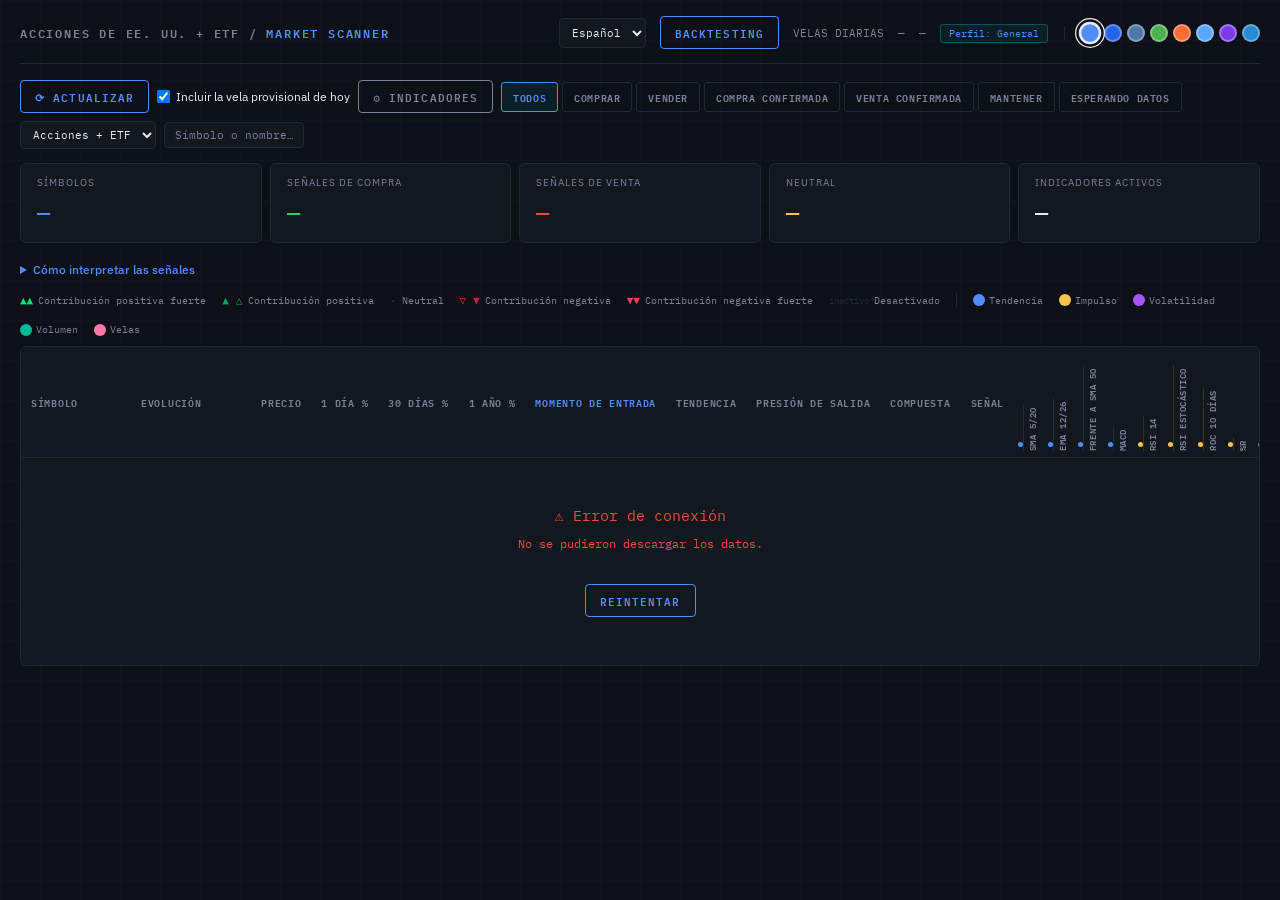
<file: index.html>
<!DOCTYPE html>
<html lang="en">
<head>
<meta charset="UTF-8">
<meta name="viewport" content="width=device-width, initial-scale=1.0">
<title data-i18n="US Market Scanner · 200 Companies + 50 ETFs">US Market Scanner · 200 Companies + 50 ETFs</title>
<style>
@import url('https://fonts.googleapis.com/css2?family=IBM+Plex+Mono:wght@400;500;600&family=IBM+Plex+Sans:wght@300;400;500&display=swap');
:root {
  --bg:#0d1117; --surface:#13181f; --surface2:#1a1f2e; --border:#1e2838;
  --text:#e8eaf0; --muted:#7a8298; --accent:#4f8ef7;
  --buy:#2ecc71; --sell:#e74c3c; --hold:#f7c44f;
  --buy-bg:rgba(46,204,113,.18); --sell-bg:rgba(231,76,60,.16); --hold-bg:rgba(247,196,79,.08);
  --row-buy-sticky:rgba(46,204,113,.13); --row-sell-sticky:rgba(231,76,60,.13);
  --mono:'IBM Plex Mono',monospace; --sans:'IBM Plex Sans',sans-serif;
}
*{box-sizing:border-box;margin:0;padding:0}
body{background:var(--bg);color:var(--text);font-family:var(--sans);min-height:100vh;overflow-x:hidden}
body::before{content:'';position:fixed;inset:0;background-image:linear-gradient(var(--border) 1px,transparent 1px),linear-gradient(90deg,var(--border) 1px,transparent 1px);background-size:40px 40px;opacity:.2;pointer-events:none;z-index:0}
.wrap{position:relative;z-index:1;max-width:100%;padding:16px 20px}

/* Header */
header{display:flex;align-items:center;justify-content:space-between;padding-bottom:14px;border-bottom:1px solid var(--border);margin-bottom:16px}
.logo{font-family:var(--mono);font-size:12px;font-weight:600;color:var(--accent);letter-spacing:.15em;text-transform:uppercase}
.logo span{color:var(--muted)}
.hdr-right{display:flex;gap:14px;align-items:center;font-family:var(--mono);font-size:11px;color:var(--muted)}
.pulse{width:7px;height:7px;border-radius:50%;background:var(--buy);animation:pulse 2s infinite;display:inline-block;margin-right:5px}
@keyframes pulse{0%,100%{box-shadow:0 0 0 0 rgba(0,230,118,.4)}50%{box-shadow:0 0 0 5px rgba(0,230,118,0)}}

/* ── Theme switcher ── */
.theme-switcher{display:flex;gap:5px;align-items:center}
.theme-dot{width:18px;height:18px;border-radius:50%;border:2px solid rgba(255,255,255,.3);cursor:pointer;transition:all .18s;padding:0;outline:none;display:inline-block}
.theme-dot:hover{transform:scale(1.2)}
.theme-dot.active{border-color:var(--text);transform:scale(1.25);box-shadow:0 0 0 2px var(--bg),0 0 0 3px var(--text)}
.language-select{font-family:var(--mono);font-size:11px;background:var(--surface);border:1px solid var(--border);color:var(--text);padding:6px 8px;border-radius:4px}.hdr-right{flex-wrap:wrap;justify-content:flex-end}header{gap:12px;flex-wrap:wrap}
.theme-sep{width:1px;height:14px;background:var(--border);margin:0 2px}
.active-preset{font-family:var(--mono);font-size:10px;color:var(--accent);border:1px solid rgba(0,212,255,.3);border-radius:3px;padding:2px 8px;background:rgba(0,212,255,.06)}

/* Controls */
.controls{display:flex;gap:8px;align-items:center;margin-bottom:14px;flex-wrap:wrap}
.btn{font-family:var(--mono);font-size:11px;font-weight:600;letter-spacing:.1em;text-transform:uppercase;padding:6px 14px;border-radius:4px;cursor:pointer;border:1px solid var(--accent);color:var(--accent);background:transparent;transition:all .2s;white-space:nowrap}
.btn:hover{background:var(--accent);color:var(--bg)}
.btn-cfg{border-color:var(--muted);color:var(--muted)}
.btn-cfg:hover,.btn-cfg.open{border-color:var(--accent);color:var(--accent);background:transparent}
.fgroup{display:flex;gap:4px}
.fbtn{font-family:var(--mono);font-size:10px;font-weight:600;letter-spacing:.06em;text-transform:uppercase;padding:5px 11px;border-radius:3px;cursor:pointer;border:1px solid var(--border);color:var(--muted);background:transparent;transition:all .15s}
.fbtn:hover{border-color:var(--text);color:var(--text)}
.fbtn.on{border-color:var(--accent);color:var(--accent);background:rgba(0,212,255,.07)}
.fbtn.on.buy{border-color:var(--buy);color:var(--buy);background:var(--buy-bg)}
.fbtn.on.sell{border-color:var(--sell);color:var(--sell);background:var(--sell-bg)}
input[type=text]{font-family:var(--mono);font-size:11px;background:var(--surface);border:1px solid var(--border);color:var(--text);padding:5px 10px;border-radius:4px;outline:none;width:140px;transition:border-color .2s}
input[type=text]:focus{border-color:var(--accent)}
input[type=text]::placeholder{color:var(--muted)}
.type-filter{font-family:var(--mono);font-size:11px;background:var(--surface);border:1px solid var(--border);color:var(--text);padding:5px 8px;border-radius:4px}

/* Progress bar */
.progress-bar{height:2px;background:var(--border);border-radius:1px;margin-bottom:14px;overflow:hidden;display:none}
.progress-bar.visible{display:block}
.progress-fill{height:100%;background:var(--accent);border-radius:1px;transition:width .3s;width:0}

/* Config panel */
.cfg-panel{background:var(--surface);border:1px solid var(--border);border-radius:8px;padding:18px;margin-bottom:14px;display:none}
.cfg-panel.open{display:block}
.cfg-header{display:flex;align-items:flex-start;justify-content:space-between;margin-bottom:14px;gap:12px;flex-wrap:wrap}
.cfg-title{font-family:var(--mono);font-size:11px;font-weight:600;letter-spacing:.12em;text-transform:uppercase;color:var(--accent)}
.cfg-subtitle{font-size:11px;color:var(--muted);margin-top:3px}
.presets-wrap{margin-bottom:14px}
.presets-label{font-family:var(--mono);font-size:10px;font-weight:600;letter-spacing:.1em;text-transform:uppercase;color:var(--muted);margin-bottom:6px}
.preset-cards{display:grid;grid-template-columns:repeat(auto-fit,minmax(170px,1fr));gap:8px}
.preset-card{border:1px solid var(--border);border-radius:6px;padding:10px 12px;cursor:pointer;transition:all .2s;background:var(--surface2)}
.preset-card:hover{border-color:var(--accent);background:rgba(0,212,255,.04)}
.preset-card.active{border-color:var(--accent);background:rgba(0,212,255,.08)}
.pc-name{font-family:var(--mono);font-size:11px;font-weight:600;color:var(--accent);margin-bottom:2px}
.pc-hold{font-size:10px;color:var(--muted);margin-bottom:5px}
.pc-desc{font-size:11px;color:var(--text);line-height:1.4;margin-bottom:6px}
.pc-tags{display:flex;flex-wrap:wrap;gap:3px;margin-bottom:5px}
.pc-tag{font-family:var(--mono);font-size:9px;padding:1px 5px;border-radius:2px;border:1px solid var(--border);color:var(--muted)}
.pc-tag.hi{border-color:rgba(0,230,118,.3);color:var(--buy);background:var(--buy-bg)}
.pc-tag.off{border-color:rgba(255,61,87,.2);color:var(--sell);background:var(--sell-bg);text-decoration:line-through;opacity:.6}
.pc-ref{font-size:9px;color:var(--muted);font-style:italic}
.cfg-groups{display:grid;grid-template-columns:repeat(4,1fr);gap:10px}
.cfg-group{background:var(--surface2);border:1px solid var(--border);border-radius:6px;padding:12px}
.cfg-group-title{font-family:var(--mono);font-size:10px;font-weight:600;letter-spacing:.1em;text-transform:uppercase;color:var(--muted);margin-bottom:10px}
.ind-row{display:flex;align-items:center;justify-content:space-between;margin-bottom:8px}
.ind-row:last-child{margin-bottom:0}
.ind-left{display:flex;align-items:center;gap:6px;flex:1;min-width:0}
.ind-cb{width:13px;height:13px;accent-color:var(--accent);cursor:pointer;flex-shrink:0}
.ind-name{font-size:11px;color:var(--text);white-space:nowrap;overflow:hidden;text-overflow:ellipsis;cursor:pointer;border-bottom:1px dashed var(--muted);padding-bottom:1px;transition:color .15s,border-color .15s}
.ind-name:hover{color:var(--accent);border-color:var(--accent)}
.ind-name.off{color:var(--muted);border-color:transparent}
.ind-right{display:flex;align-items:center;gap:6px;flex-shrink:0}
.ind-val{font-family:var(--mono);font-size:10px;width:36px;text-align:right}
.ind-val.pos{color:var(--buy)}.ind-val.neg{color:var(--sell)}.ind-val.neu{color:var(--muted)}
.weight-wrap{display:flex;gap:2px}
.wbtn{width:18px;height:18px;border-radius:2px;border:1px solid var(--border);cursor:pointer;background:transparent;font-family:var(--mono);font-size:9px;font-weight:600;color:var(--muted);transition:all .15s;display:flex;align-items:center;justify-content:center}
.wbtn:hover{border-color:var(--accent);color:var(--accent)}
.wbtn.sel{background:var(--accent);border-color:var(--accent);color:var(--bg)}

/* Indicator tooltip */
#tooltip{position:fixed;z-index:9999;background:#0a1520;border:1px solid var(--accent);border-radius:7px;padding:12px 14px;max-width:290px;pointer-events:none;opacity:0;transition:opacity .15s;box-shadow:0 8px 32px rgba(0,0,0,.6)}
#tooltip.visible{opacity:1}
.tt-name{font-family:var(--mono);font-size:11px;font-weight:600;color:var(--accent);letter-spacing:.08em;text-transform:uppercase;margin-bottom:5px}
.tt-formula{font-family:var(--mono);font-size:10px;color:var(--hold);margin-bottom:7px;padding:4px 7px;background:rgba(255,193,7,.06);border-radius:3px;border-left:2px solid var(--hold)}
.tt-desc{font-size:11px;color:var(--text);line-height:1.5;margin-bottom:7px}
.tt-signals{display:flex;flex-direction:column;gap:3px}
.tt-sig-row{display:flex;gap:6px;align-items:baseline}
.tt-sig-lbl{font-family:var(--mono);font-size:10px;font-weight:600;min-width:40px}
.tt-sig-lbl.buy{color:var(--buy)}.tt-sig-lbl.sell{color:var(--sell)}.tt-sig-lbl.neu{color:var(--muted)}
.tt-sig-txt{font-size:10px;color:var(--muted)}

/* Summary */
.summary{display:grid;grid-template-columns:repeat(5,1fr);gap:8px;margin-bottom:14px}
.card{background:var(--surface);border:1px solid var(--border);border-radius:6px;padding:12px 16px}
.card-lbl{font-size:10px;color:var(--muted);letter-spacing:.1em;text-transform:uppercase;margin-bottom:5px}
.card-val{font-family:var(--mono);font-size:22px;font-weight:600}
.card-val.t{color:var(--accent)}.card-val.b{color:var(--buy)}.card-val.s{color:var(--sell)}.card-val.h{color:var(--hold)}.card-val.i{color:var(--text)}

/* ── Heatmap table ── */
.tbl-outer{background:var(--surface);border:1px solid var(--border);border-radius:6px;overflow:hidden}
.tbl-scroll{overflow-x:auto;overflow-y:auto;max-height:75vh}
table{border-collapse:collapse;width:max-content;min-width:100%}

/* Sticky header */
thead{position:sticky;top:0;z-index:10}
thead tr{background:var(--surface)}
thead th{background:var(--surface);border-bottom:1px solid var(--border)}

/* Sticky left columns */
.sticky{position:sticky;z-index:5;background:var(--surface)}
.s0{left:0;min-width:110px;width:110px}
.s1{left:110px;min-width:70px;width:70px}
.s2{left:180px;min-width:100px;width:100px}
.s5{left:280px}
.s6{left:360px}
.s7{left:440px}
.s3{left:520px}
.s4{left:580px}
tbody tr .sticky{background:var(--surface)}
tbody tr.row-buy .sticky{background:var(--row-buy-sticky)}
tbody tr.row-sell .sticky{background:var(--row-sell-sticky)}

/* Fixed columns headers */
.th-fixed{font-family:var(--mono);font-size:10px;font-weight:600;letter-spacing:.07em;text-transform:uppercase;color:var(--muted);padding:10px 10px;text-align:left;white-space:nowrap;cursor:pointer}
.th-fixed:hover,.th-fixed.sorted{color:var(--accent)}
.th-fixed.right{text-align:right}

/* Vertical indicator headers */
.th-vert-wrap{height:110px;display:flex;align-items:flex-end;justify-content:center;padding:6px 4px 6px}
.th-vert{writing-mode:vertical-lr;transform:rotate(180deg);font-family:var(--mono);font-size:9px;font-weight:600;letter-spacing:.06em;text-transform:uppercase;color:var(--muted);white-space:nowrap;cursor:pointer;transition:color .15s;border-bottom:1px dashed transparent;padding-bottom:2px}
.th-vert:hover,.th-vert.sorted{color:var(--accent);border-color:var(--accent)}

/* Group separator lines in header */
.grp-trend .th-vert{border-right:1px solid rgba(0,212,255,.15)}
.grp-momentum .th-vert{border-right:1px solid rgba(255,193,7,.15)}
.grp-volatility .th-vert{border-right:1px solid rgba(168,85,247,.15)}
.grp-volume .th-vert{border-right:1px solid rgba(0,184,148,.15)}
.grp-candles .th-vert{}

/* Group color dots in header */
.grp-dot{width:5px;height:5px;border-radius:50%;margin:0 auto 4px;flex-shrink:0}
.dot-trend{background:var(--accent)}
.dot-momentum{background:var(--hold)}
.dot-volatility{background:#a855f7}
.dot-volume{background:#00b894}
.dot-candles{background:#fd79a8}

/* Table cells */
td{padding:0;border-bottom:1px solid rgba(30,45,61,.7)}
tbody tr:last-child td{border-bottom:none}
tbody tr{transition:filter .1s}
tbody tr:hover{filter:brightness(1.15)}
tbody tr.row-buy{background:var(--buy-bg);box-shadow:inset 3px 0 0 var(--buy)}
tbody tr.row-sell{background:var(--sell-bg);box-shadow:inset 3px 0 0 var(--sell)}

.td-fixed{padding:8px 10px;font-family:var(--mono);font-size:12px;white-space:nowrap;text-align:right;border-right:1px solid var(--border)}
.td-fixed.left{text-align:left}
.tkr{font-weight:600;font-size:13px;color:var(--accent);letter-spacing:.04em}
.instrument-type{display:block;font-size:9px;color:var(--muted);margin-top:3px;white-space:normal;max-width:90px;line-height:1.4}
.instrument-type.leveraged{color:var(--hold)}

/* Heatmap cell */
.hm-cell{width:38px;height:38px;display:flex;align-items:center;justify-content:center;font-family:var(--mono);font-size:10px;font-weight:600;cursor:default;transition:filter .1s;border-right:1px solid rgba(30,45,61,.5)}
.hm-cell:hover{filter:brightness(1.3)}

/* Score bar */
.score-wrap{display:flex;align-items:center;gap:5px;justify-content:flex-end}
.score-bar{width:40px;height:3px;background:var(--border);border-radius:2px;overflow:hidden;flex-shrink:0}
.score-fill{height:100%;border-radius:2px}

/* Signal badge */
.sig{display:inline-block;padding:2px 7px;border-radius:3px;font-size:10px;font-weight:600;letter-spacing:.07em;text-transform:uppercase}
.sig.BUY,.sig.STRONG_BUY{background:var(--buy-bg);color:var(--buy);border:1px solid rgba(0,230,118,.25)}
.sig.SELL,.sig.STRONG_SELL{background:var(--sell-bg);color:var(--sell);border:1px solid rgba(255,61,87,.25)}
.sig.HOLD{background:var(--hold-bg);color:var(--hold);border:1px solid rgba(255,193,7,.2)}
.sig.WAIT{color:var(--muted);border:1px solid var(--border)}
.sig.STRONG_BUY,.sig.STRONG_SELL{font-weight:700;border-width:2px}
.score-guide{font-size:12px;line-height:1.65;color:var(--muted);margin:0 0 10px;max-width:1100px}
.disclosure-summary{width:fit-content;max-width:100%;padding:4px 0;color:var(--accent);font-size:12px;font-weight:500;line-height:1.5;cursor:pointer;border-radius:3px}
.disclosure-summary:hover{color:var(--text)}
.disclosure-summary:focus-visible{outline:2px solid var(--accent);outline-offset:3px}
.disclosure-summary::marker{color:var(--accent)}
.disclosure[open]>.disclosure-summary .when-closed,.disclosure:not([open])>.disclosure-summary .when-open{display:none}
.score-guide-content{margin-top:6px}
.reason-details{position:relative;width:260px;max-width:100%}
.reason-content{margin-top:6px;overflow-wrap:anywhere}
.sr-only{position:absolute;width:1px;height:1px;padding:0;margin:-1px;overflow:hidden;clip-path:inset(50%);white-space:nowrap;border:0}
.score-guide strong{color:var(--text)}
.reason-cell{width:280px;min-width:280px;max-width:280px;white-space:normal;font-family:var(--sans);font-size:11px;line-height:1.5;text-align:left;color:var(--muted)}

/* Sparkline */
.spark-cell{padding:4px 6px}
svg.spark{display:block}

/* State */
.state-msg{text-align:center;padding:48px 24px;font-family:var(--mono);font-size:13px;color:var(--muted)}
.spinner{width:24px;height:24px;border:2px solid var(--border);border-top-color:var(--accent);border-radius:50%;animation:spin .7s linear infinite;margin:0 auto 12px}
@keyframes spin{to{transform:rotate(360deg)}}
.err{color:var(--sell);font-size:12px;margin-top:8px;line-height:1.8}
.footer{margin-top:12px;text-align:right;font-family:var(--mono);font-size:10px;color:var(--muted)}

/* Percent change columns */
.chg-pos{color:var(--buy);font-family:var(--mono);font-size:11px}
.chg-neg{color:var(--sell);font-family:var(--mono);font-size:11px}
.chg-neu{color:var(--muted);font-family:var(--mono);font-size:11px}

/* Legend */
.legend{display:flex;align-items:center;gap:16px;margin-bottom:10px;flex-wrap:wrap}
.legend-item{display:flex;align-items:center;gap:5px;font-family:var(--mono);font-size:10px;color:var(--muted)}
.legend-dot{width:12px;height:12px;border-radius:2px}
.legend-grp{display:flex;align-items:center;gap:4px;font-family:var(--mono);font-size:10px;color:var(--muted)}
.legend-sep{width:1px;height:14px;background:var(--border)}
</style>
</head>
<body>

<div id="tooltip">
  <div class="tt-name" id="tt-name"></div>
  <div class="tt-formula" id="tt-formula"></div>
  <div class="tt-desc" id="tt-desc"></div>
  <div class="tt-signals" id="tt-signals"></div>
</div>

<div class="wrap">
<header>
  <div class="logo"><span data-i18n="US Stocks + ETFs">US Stocks + ETFs</span> <span>/</span> Market Scanner</div>
  <div class="hdr-right">
    <select id="language" class="language-select" aria-label="Language" data-i18n-aria-label="Language"><option value="es">Español</option><option value="en">English</option></select>
    <a id="backtestLink" class="btn" href="backtest.html" style="text-decoration:none" data-i18n="Backtesting">Backtesting</a>
    <span data-i18n="DAILY CANDLES">DAILY CANDLES</span>
    <span id="tsUpdate">—</span>
    <span id="tsCount">—</span>
    <span id="activePresetBadge"></span>
    <div class="theme-sep"></div>
    <div class="theme-switcher" id="themeSwitcher"></div>
  </div>
</header>

<div id="dataQuality" role="status" style="font-size:12px;color:var(--hold);margin-bottom:12px;line-height:1.6" hidden></div>
<div class="progress-bar" id="progressBar"><div class="progress-fill" id="progressFill"></div></div>

<div class="controls">
  <button class="btn" onclick="loadData()" data-i18n="⟳ Refresh">⟳ Refresh</button>
  <label style="font-size:12px;display:flex;align-items:center;gap:6px"><input id="includeIntraday" type="checkbox" checked onchange="loadData(false)"> <span data-i18n="Include today&#x27;s provisional candle">Include today's provisional candle</span></label>
  <button class="btn btn-cfg" id="cfgToggle" onclick="toggleCfg()" data-i18n="⚙ Indicators">⚙ Indicators</button>
  <div class="fgroup">
    <button class="fbtn on"   onclick="setFilter('ALL',this)" data-i18n="All">All</button>
    <button class="fbtn buy"  onclick="setFilter('BUY',this)" data-i18n="Buy">Buy</button>
    <button class="fbtn sell" onclick="setFilter('SELL',this)" data-i18n="Sell">Sell</button>
    <button class="fbtn buy" onclick="setFilter('STRONG_BUY',this)" data-i18n="Confirmed buy">Confirmed buy</button>
    <button class="fbtn sell" onclick="setFilter('STRONG_SELL',this)" data-i18n="Confirmed sell">Confirmed sell</button>
    <button class="fbtn"      onclick="setFilter('HOLD',this)" data-i18n="Hold">Hold</button>
    <button class="fbtn"      onclick="setFilter('WAIT',this)" data-i18n="Awaiting data">Awaiting data</button>
  </div>
  <select class="type-filter" id="instrumentType" aria-label="Instrument type" data-i18n-aria-label="Instrument type" onchange="renderTable()">
    <option value="ALL" data-i18n="Stocks + ETFs">Stocks + ETFs</option>
    <option value="STOCK" data-i18n="Stocks">Stocks</option>
    <option value="ETF" data-i18n="ETFs">ETFs</option>
  </select>
  <input type="text" id="search" placeholder="Ticker or name…" data-i18n-placeholder="Ticker or name…" oninput="renderTable()">
</div>

<!-- Config Panel -->
<div class="cfg-panel" id="cfgPanel">
  <div class="cfg-header">
    <div><div class="cfg-title" data-i18n="Composite Score Configuration">Composite Score Configuration</div><div class="cfg-subtitle" data-i18n="Weights and presets affect Composite only · Timing signals use fixed rules · Set weight 1–3 · 0 = off">Weights and presets affect Composite only · Timing signals use fixed rules · Set weight 1–3 · 0 = off</div></div>
  </div>
  <div class="presets-wrap"><div class="presets-label" data-i18n="Composite Weight Presets">Composite Weight Presets</div><div class="preset-cards" id="presetCards"></div></div>
  <div class="cfg-groups" id="cfgGroups"></div>
</div>

<!-- Summary -->
<div class="summary">
  <div class="card"><div class="card-lbl" data-i18n="Tickers">Tickers</div><div class="card-val t" id="cTotal">—</div></div>
  <div class="card"><div class="card-lbl" data-i18n="Buy signals">Buy signals</div><div class="card-val b" id="cBuy">—</div></div>
  <div class="card"><div class="card-lbl" data-i18n="Sell signals">Sell signals</div><div class="card-val s" id="cSell">—</div></div>
  <div class="card"><div class="card-lbl" data-i18n="Neutral">Neutral</div><div class="card-val h" id="cHold">—</div></div>
  <div class="card"><div class="card-lbl" data-i18n="Active indicators">Active indicators</div><div class="card-val i" id="cInd">—</div></div>
</div>

<details class="score-guide disclosure">
  <summary class="disclosure-summary"><span data-i18n="How to read the signals">How to read the signals</span></summary>
  <p class="score-guide-content"><strong data-i18n="Entry Timing">Entry Timing</strong> <span data-i18n="ranks momentum recovery, position within the trend and volume confirmation.">ranks momentum recovery, position within the trend and volume confirmation.</span> <strong data-i18n="Trend">Trend</strong> <span data-i18n="measures direction and strength; a bullish trend can still have a weak entry.">measures direction and strength; a bullish trend can still have a weak entry.</span> <strong data-i18n="Exit Pressure">Exit Pressure</strong> <span data-i18n="measures persistent loss of 50-day support, with a faster exit for severe high-volume breakdowns. Ordinary pullbacks can remain Hold. Exits require a completed daily candle.">measures persistent loss of 50-day support, with a faster exit for severe high-volume breakdowns. Ordinary pullbacks can remain Hold. Exits require a completed daily candle.</span> <strong data-i18n="Confirmed buy/sell">Confirmed buy/sell</strong> <span data-i18n="adds two closes holding a breakout level and volume confirmation; it does not mean higher expected returns.">adds two closes holding a breakout level and volume confirmation; it does not mean higher expected returns.</span> <strong data-i18n="Composite">Composite</strong> <span data-i18n="keeps your weighted indicator view and does not set Buy/Sell signals. Scores run from 0 to 100 and are not probabilities.">keeps your weighted indicator view and does not set Buy/Sell signals. Scores run from 0 to 100 and are not probabilities.</span> </p>
</details>
<!-- Heatmap Legend -->
<div class="legend">
  <div class="legend-item"><span style="font-family:var(--mono);color:#00e676;font-size:11px">▲▲</span> <span data-i18n="Strong positive input">Strong positive input</span></div>
  <div class="legend-item"><span style="font-family:var(--mono);color:#00a855;font-size:11px">▲ △</span> <span data-i18n="Positive input">Positive input</span></div>
  <div class="legend-item"><span style="font-family:var(--mono);color:#2a3f52;font-size:11px">·</span> <span data-i18n="Neutral">Neutral</span></div>
  <div class="legend-item"><span style="font-family:var(--mono);color:#cc2240;font-size:11px">▽ ▼</span> <span data-i18n="Negative input">Negative input</span></div>
  <div class="legend-item"><span style="font-family:var(--mono);color:#ff3d57;font-size:11px">▼▼</span> <span data-i18n="Strong negative input">Strong negative input</span></div>
  <div class="legend-item"><span style="font-family:var(--mono);color:var(--border);font-size:9px" data-i18n="off">off</span> <span data-i18n="Disabled">Disabled</span></div>
  <div class="legend-sep"></div>
  <div class="legend-grp"><div class="legend-dot" style="background:var(--accent);border-radius:50%"></div><span data-i18n="Trend">Trend</span></div>
  <div class="legend-grp"><div class="legend-dot" style="background:var(--hold);border-radius:50%"></div><span data-i18n="Momentum">Momentum</span></div>
  <div class="legend-grp"><div class="legend-dot" style="background:#a855f7;border-radius:50%"></div><span data-i18n="Volatility">Volatility</span></div>
  <div class="legend-grp"><div class="legend-dot" style="background:#00b894;border-radius:50%"></div><span data-i18n="Volume">Volume</span></div>
  <div class="legend-grp"><div class="legend-dot" style="background:#fd79a8;border-radius:50%"></div><span data-i18n="Candles">Candles</span></div>
</div>

<!-- Heatmap Table -->
<div class="tbl-outer">
  <div class="tbl-scroll">
    <table id="mainTable">
      <thead id="thead"></thead>
      <tbody id="tbody"></tbody>
    </table>
    <div id="stateMsg" class="state-msg"><div class="spinner"></div><span data-i18n="Connecting…">Connecting…</span></div>
  </div>
</div>
<div class="footer" id="footer"></div>
</div><!-- wrap -->

<script src="js/i18n.js"></script>
<script src="js/market-translations.js"></script>
<script src="js/scanner-translations.js?v=general-profile-1"></script>
<script src="js/config.js"></script>
<script src="js/market-calendar.js?v=3"></script>
<script src="js/data.js?v=3.2"></script>
<script src="js/scoring.js?v=3"></script>
<script>
function t(key,params){return MarketI18n.t(key,params);}
function localMessage(value){return MarketI18n.message(value);}
function localizedReasons(row){return (row.reasons||[]).map(localMessage).join(" · ");}
// Keep each disclosure open across sorting, filters, refreshes and language changes.
var expandedReasons=new Set();
document.getElementById("tbody").addEventListener("toggle",function(event){
  var detail=event.target;
  if(!detail.classList.contains("reason-details"))return;
  if(detail.open)expandedReasons.add(detail.dataset.ticker);
  else expandedReasons.delete(detail.dataset.ticker);
},true);
// ── Theme engine ──────────────────────────────────────────────────────────────
var THEMES={
  midnight:{name:"🌙 Midnight",color:"#4f8ef7",vars:{"--bg":"#0d1117","--surface":"#13181f","--surface2":"#1a1f2e","--border":"#1e2838","--text":"#e8eaf0","--muted":"#7a8298","--accent":"#4f8ef7","--buy":"#2ecc71","--sell":"#e74c3c","--hold":"#f7c44f","--buy-bg":"rgba(46,204,113,0.18)","--sell-bg":"rgba(231,76,60,0.16)","--hold-bg":"rgba(247,196,79,0.08)","--row-buy-sticky":"rgba(46,204,113,0.13)","--row-sell-sticky":"rgba(231,76,60,0.13)"}},
  arctic:{name:"❄️ Arctic",color:"#2563eb",vars:{"--bg":"#f0f4f8","--surface":"#ffffff","--surface2":"#f7f9fc","--border":"#dde3ec","--text":"#1a2332","--muted":"#64748b","--accent":"#2563eb","--buy":"#16a34a","--sell":"#dc2626","--hold":"#d97706","--buy-bg":"rgba(22,163,74,0.18)","--sell-bg":"rgba(220,38,38,0.15)","--hold-bg":"rgba(217,119,6,0.1)","--row-buy-sticky":"rgba(22,163,74,0.13)","--row-sell-sticky":"rgba(220,38,38,0.11)"}},
  tableau:{name:"📊 Tableau",color:"#4e79a7",vars:{"--bg":"#f5f5f0","--surface":"#ffffff","--surface2":"#f9f8f5","--border":"#e0ddd8","--text":"#1a1a2e","--muted":"#666660","--accent":"#4e79a7","--buy":"#59a14f","--sell":"#e15759","--hold":"#f28e2b","--buy-bg":"rgba(89,161,79,0.2)","--sell-bg":"rgba(225,87,89,0.18)","--hold-bg":"rgba(242,142,43,0.1)","--row-buy-sticky":"rgba(89,161,79,0.15)","--row-sell-sticky":"rgba(225,87,89,0.13)"}},
  forest:{name:"🌿 Forest",color:"#4caf50",vars:{"--bg":"#0f1a0f","--surface":"#142014","--surface2":"#1a2e1a","--border":"#1e3a1e","--text":"#d4e8d4","--muted":"#7a9e7a","--accent":"#4caf50","--buy":"#81c784","--sell":"#ef5350","--hold":"#ffcc02","--buy-bg":"rgba(118,196,66,0.2)","--sell-bg":"rgba(239,83,80,0.18)","--hold-bg":"rgba(255,204,2,0.08)","--row-buy-sticky":"rgba(118,196,66,0.15)","--row-sell-sticky":"rgba(239,83,80,0.13)"}},
  sunset:{name:"🌅 Sunset",color:"#ff6b35",vars:{"--bg":"#1a0e0a","--surface":"#231510","--surface2":"#2e1a12","--border":"#3a2218","--text":"#f0e6e0","--muted":"#9e7060","--accent":"#ff6b35","--buy":"#4caf50","--sell":"#ef5350","--hold":"#ffc947","--buy-bg":"rgba(76,175,80,0.2)","--sell-bg":"rgba(239,83,80,0.18)","--hold-bg":"rgba(255,201,71,0.08)","--row-buy-sticky":"rgba(76,175,80,0.15)","--row-sell-sticky":"rgba(239,83,80,0.13)"}},
  slate:{name:"🪨 Slate",color:"#58a6ff",vars:{"--bg":"#0d1117","--surface":"#161b22","--surface2":"#21262d","--border":"#30363d","--text":"#c9d1d9","--muted":"#8b949e","--accent":"#58a6ff","--buy":"#3fb950","--sell":"#f85149","--hold":"#e3b341","--buy-bg":"rgba(63,185,80,0.18)","--sell-bg":"rgba(248,81,73,0.16)","--hold-bg":"rgba(227,179,65,0.08)","--row-buy-sticky":"rgba(63,185,80,0.13)","--row-sell-sticky":"rgba(248,81,73,0.12)"}},
  lavender:{name:"💜 Lavender",color:"#7c3aed",vars:{"--bg":"#f7f6ff","--surface":"#ffffff","--surface2":"#faf9ff","--border":"#e0deff","--text":"#1e1b4b","--muted":"#6d6a9a","--accent":"#7c3aed","--buy":"#059669","--sell":"#dc2626","--hold":"#db7706","--buy-bg":"rgba(5,150,105,0.18)","--sell-bg":"rgba(220,38,38,0.15)","--hold-bg":"rgba(219,119,6,0.1)","--row-buy-sticky":"rgba(5,150,105,0.13)","--row-sell-sticky":"rgba(220,38,38,0.11)"}},
  solarized:{name:"☀️ Solarized",color:"#268bd2",vars:{"--bg":"#002b36","--surface":"#073642","--surface2":"#001f27","--border":"#0d4a5a","--text":"#839496","--muted":"#586e75","--accent":"#268bd2","--buy":"#859900","--sell":"#dc322f","--hold":"#b58900","--buy-bg":"rgba(133,153,0,0.2)","--sell-bg":"rgba(220,50,47,0.18)","--hold-bg":"rgba(181,137,0,0.1)","--row-buy-sticky":"rgba(133,153,0,0.15)","--row-sell-sticky":"rgba(220,50,47,0.13)"}}
};
var _activeTheme="midnight";

function applyTheme(id){
  var t=THEMES[id];if(!t)return;
  _activeTheme=id;
  var r=document.documentElement;
  Object.keys(t.vars).forEach(function(k){r.style.setProperty(k,t.vars[k]);});
  document.querySelectorAll(".theme-dot").forEach(function(b){b.classList.toggle("active",b.dataset.theme===id);});
  try{localStorage.setItem("ms-theme",id);}catch(e){}
  if(results&&results.length)renderTable();
}

function buildThemeSwitcher(){
  var el=document.getElementById("themeSwitcher");if(!el)return;
  var html="";
  Object.keys(THEMES).forEach(function(id){
    var t=THEMES[id];
    var active=id===_activeTheme?" active":"";
    html+='<button class="theme-dot'+active+'" data-theme="'+id+'" style="background:'+t.color+'" title="'+escapeHtml(MarketI18n.t(t.name))+'"></button>';
  });
  el.innerHTML=html;
  el.querySelectorAll(".theme-dot").forEach(function(b){
    b.addEventListener("click",function(){ applyTheme(b.dataset.theme); });
  });
}

// Apply saved theme immediately
(function(){
  try{
    var s=localStorage.getItem("ms-theme");
    if(s==="dark"||s==="powerbi"||s==="bloomberg"||s==="ocean"||s==="stata")s="midnight";
    if(s&&THEMES[s]){
      _activeTheme=s;
      var r=document.documentElement;
      Object.keys(THEMES[s].vars).forEach(function(k){r.style.setProperty(k,THEMES[s].vars[k]);});
    }
  }catch(e){}
})();

// ── Indicator definitions ─────────────────────────────────────────────────────
var INDICATORS = [
  {id:"sma_cross", group:"Trend",      grpCls:"trend",      name:"SMA 5/20",     weight:2, formula:"SMA(5) vs SMA(20)", desc:"Compares the 5-day and 20-day Simple Moving Averages. Golden Cross (SMA5 above SMA20) is bullish. Death Cross is bearish.", signals:[{lbl:"BUY",cls:"buy",txt:"SMA5 crosses above SMA20"},{lbl:"HOLD",cls:"neu",txt:"SMA5 already above SMA20"},{lbl:"SELL",cls:"sell",txt:"SMA5 crosses below SMA20"}]},
  {id:"ema_cross", group:"Trend",      grpCls:"trend",      name:"EMA 12/26",    weight:2, formula:"EMA(12) vs EMA(26)", desc:"Exponential MAs react faster to recent prices. Forms the basis of MACD.", signals:[{lbl:"BUY",cls:"buy",txt:"EMA12 crosses above EMA26"},{lbl:"HOLD",cls:"neu",txt:"EMA12 above EMA26"},{lbl:"SELL",cls:"sell",txt:"EMA12 crosses below EMA26"}]},
  {id:"sma50",     group:"Trend",      grpCls:"trend",      name:"vs SMA 50",    weight:1, formula:"(Close − SMA50) / SMA50", desc:"Whether price is above/below the 50-day MA. Key institutional reference level.", signals:[{lbl:"BUY",cls:"buy",txt:">5% above SMA50"},{lbl:"HOLD",cls:"neu",txt:"Near SMA50"},{lbl:"SELL",cls:"sell",txt:">5% below SMA50"}]},
  {id:"macd",      group:"Trend",      grpCls:"trend",      name:"MACD",         weight:2, formula:"EMA(12)−EMA(26) vs Signal EMA(9)", desc:"MACD histogram crossing zero is the buy/sell trigger. Measures momentum shift.", signals:[{lbl:"BUY",cls:"buy",txt:"Histogram crosses above zero"},{lbl:"HOLD",cls:"neu",txt:"Histogram positive, no fresh cross"},{lbl:"SELL",cls:"sell",txt:"Histogram crosses below zero"}]},
  {"id":"rsi","group":"Momentum","grpCls":"momentum","name":"RSI 14","weight":3,"formula":"100−100/(1+AvgGain/AvgLoss)","desc":"RSI extremes are setups, not trade confirmations. A directional contribution requires recovery or deterioration together with a matching price move.","signals":[{"lbl":"+","cls":"buy","txt":"Recovers from below 30 and price rises"},{"lbl":"0","cls":"neu","txt":"Oversold alone or no confirmed reversal"},{"lbl":"−","cls":"sell","txt":"Falls from above 70 and price falls"}]},
  {"id":"stoch_rsi","group":"Momentum","grpCls":"momentum","name":"Stoch RSI","weight":2,"formula":"(RSI−MinRSI)/(MaxRSI−MinRSI)×100","desc":"Stochastic applied to RSI. An oversold reading alone contributes zero. A fresh recovery out of the extreme receives full positive weight.","signals":[{"lbl":"+","cls":"buy","txt":"Recovers from below 20 and price rises"},{"lbl":"0","cls":"neu","txt":"Still falling or no confirmed reversal"},{"lbl":"−","cls":"sell","txt":"Falls from above 80 and price falls"}]},
  {id:"roc",       group:"Momentum",   grpCls:"momentum",   name:"ROC 10d",      weight:1, formula:"(Close−Close₁₀)/Close₁₀×100", desc:"Rate of Change: percentage gain/loss over past 10 days.", signals:[{lbl:"BUY",cls:"buy",txt:"ROC > +5%"},{lbl:"HOLD",cls:"neu",txt:"ROC ±2%"},{lbl:"SELL",cls:"sell",txt:"ROC < −5%"}]},
  {"id":"williams","group":"Momentum","grpCls":"momentum","name":"%R","weight":1,"formula":"(HH₁₄−Close)/(HH₁₄−LL₁₄)×−100","desc":"Williams %R on a 0 to −100 scale. Requires a turn from an extreme and confirmation in price.","signals":[{"lbl":"+","cls":"buy","txt":"Recovers from below −80 and price rises"},{"lbl":"0","cls":"neu","txt":"No confirmed reversal"},{"lbl":"−","cls":"sell","txt":"Falls from above −20 and price falls"}]},
  {"id":"bb","group":"Volatility","grpCls":"volatility","name":"Bollinger","weight":2,"formula":"(Close−Lower)/(Upper−Lower) | SMA20±2σ","desc":"Bollinger %B: 0=lower band, 1=upper band. An extreme alone is neutral; a reversal must also confirm in price.","signals":[{"lbl":"+","cls":"buy","txt":"Recovers from below 0.15 and price rises"},{"lbl":"0","cls":"neu","txt":"No confirmed reversal"},{"lbl":"−","cls":"sell","txt":"Falls from above 0.85 and price falls"}]},
  {"id":"atr","group":"Volatility","grpCls":"volatility","name":"ATR","weight":1,"formula":"Wilder ATR(14)/Close×100","desc":"Volatility measures risk, not trade direction. ATR normalizes distance from support for timing scores. Its Composite input is neutral.","signals":[{"lbl":"0","cls":"neu","txt":"Volatility alone has no directional vote"}]},
  {"id":"obv","group":"Volume","grpCls":"volume","name":"Vol Balance","weight":1,"formula":"Sum(signed volume,20) / Sum(volume,20)","desc":"Rising-price volume minus falling-price volume, normalized by total volume over 20 sessions. Does not depend on an arbitrary OBV starting point.","signals":[{"lbl":"+","cls":"buy","txt":"Net accumulation"},{"lbl":"0","cls":"neu","txt":"Balanced volume"},{"lbl":"−","cls":"sell","txt":"Net distribution"}]},
  {id:"vol_avg",   group:"Volume",     grpCls:"volume",     name:"Vol/Avg",      weight:1, formula:"Volume / SMA(Vol,20)", desc:"Volume vs 20-day average. High volume on up day confirms bullish momentum.", signals:[{lbl:"BUY",cls:"buy",txt:"Vol>1.5× avg, up day"},{lbl:"HOLD",cls:"neu",txt:"Vol near average"},{lbl:"SELL",cls:"sell",txt:"Vol>1.5× avg, down day"}]},
  {id:"candle",    group:"Candles",    grpCls:"candles",    name:"Candle",       weight:2, formula:"|Close−Open|/(High−Low)", desc:"Hammer, Shooting Star, Bullish/Bearish Engulfing patterns using OHLC data.", signals:[{lbl:"BUY",cls:"buy",txt:"Hammer or Bullish Engulfing"},{lbl:"HOLD",cls:"neu",txt:"No pattern"},{lbl:"SELL",cls:"sell",txt:"Shooting Star or Bearish Engulfing"}]},
  {id:"gap",       group:"Candles",    grpCls:"candles",    name:"Gap",          weight:1, formula:"(Open−PrevClose)/PrevClose×100", desc:"Gap between previous close and current open. Large gaps tend to persist.", signals:[{lbl:"BUY",cls:"buy",txt:"Gap up > +2%"},{lbl:"HOLD",cls:"neu",txt:"Gap ±0.5%"},{lbl:"SELL",cls:"sell",txt:"Gap down > −2%"}]}
];

var GRP_COLOR = {trend:"var(--accent)", momentum:"var(--hold)", volatility:"#a855f7", volume:"#00b894", candles:"#fd79a8"};

var GENERAL_WEIGHTS = Object.fromEntries(INDICATORS.map(function(ind){return [ind.id,ind.weight];}));
var PRESETS = [
  {id:"general", name:"General", hold:"Reference configuration", desc:"Initial weights across all indicators. Adjust any weight to create a custom profile.", ref:"", weights:GENERAL_WEIGHTS, hi:[], off:[]},
  {id:"swing",     name:"Swing Trade",  hold:"3–10 days",    desc:"RSI/BB/Candles. Short-term reversals. SMA crosses excluded (too slow).",           ref:"Connors & Lindqvist",  weights:{sma_cross:0,ema_cross:1,sma50:0,macd:2,rsi:3,stoch_rsi:3,roc:2,williams:2,bb:3,atr:1,obv:1,vol_avg:2,candle:3,gap:2}, hi:["RSI 14","Stoch RSI","Bollinger","Candle"], off:["SMA 5/20","vs SMA 50"]},
  {id:"trend",     name:"Trend Follow", hold:"Weeks–months", desc:"SMA/EMA/MACD/volume balance. RSI low-weighted intentionally — stays overbought in trends.", ref:"Faber (2007), Siegel",  weights:{sma_cross:3,ema_cross:3,sma50:3,macd:3,rsi:1,stoch_rsi:0,roc:1,williams:0,bb:1,atr:1,obv:2,vol_avg:2,candle:0,gap:0}, hi:["SMA 5/20","EMA 12/26","MACD","Vol Balance"],       off:["Stoch RSI","%R","Candle","Gap"]},
  {id:"breakout",  name:"Breakout",     hold:"1–5 days",     desc:"Volume is primary confirmation. Gap and ROC emphasize price expansion.",              ref:"O'Neil CANSLIM",       weights:{sma_cross:1,ema_cross:2,sma50:2,macd:2,rsi:1,stoch_rsi:0,roc:2,williams:0,bb:2,atr:2,obv:3,vol_avg:3,candle:2,gap:3}, hi:["Vol Balance","Vol/Avg","Gap"],                      off:["Stoch RSI","%R"]},
  {id:"reversion", name:"Mean Reversion",hold:"2–7 days",   desc:"Contrarian. Moving averages excluded. Reversal inputs require momentum and price recovery.", ref:"Lo & MacKinlay (1988)",weights:{sma_cross:0,ema_cross:0,sma50:0,macd:1,rsi:3,stoch_rsi:3,roc:2,williams:3,bb:3,atr:0,obv:1,vol_avg:2,candle:3,gap:2}, hi:["RSI 14","%R","Bollinger","Candle"],         off:["SMA 5/20","EMA 12/26","vs SMA 50","ATR"]},
  {id:"reactive",  name:"Reactive",     hold:"1–3 days",     desc:"Fastest signals: EMA over SMA, ROC, Gap, Volume. Higher noise tolerance.",         ref:"Kaufman, Appel",       weights:{sma_cross:0,ema_cross:3,sma50:0,macd:2,rsi:1,stoch_rsi:2,roc:3,williams:2,bb:1,atr:1,obv:1,vol_avg:3,candle:2,gap:3}, hi:["EMA 12/26","ROC 10d","Vol/Avg","Gap"],     off:["SMA 5/20","vs SMA 50"]}
];

var results=[], filter="ALL", sortCol="entryScore", sortAsc=false, activePreset="general", companyUniverse=null;
var loadingData=false, currentMarketResult=null, marketLoadedAt=null, displayStatus=null;

// ── Tooltip ───────────────────────────────────────────────────────────────────
var tt=document.getElementById("tooltip"), ttT=null;
function showTooltip(el,id){
  clearTimeout(ttT);
  var ind=INDICATORS.find(function(i){return i.id===id;});if(!ind)return;
  document.getElementById("tt-name").textContent=t(ind.name);
  document.getElementById("tt-formula").textContent=t(ind.formula);
  document.getElementById("tt-desc").textContent=t(ind.desc);
  document.getElementById("tt-signals").innerHTML=ind.signals.map(function(s){return'<div class="tt-sig-row"><span class="tt-sig-lbl '+s.cls+'">'+escapeHtml(t(s.lbl))+'</span><span class="tt-sig-txt">'+escapeHtml(t(s.txt))+'</span></div>';}).join("");
  var r=el.getBoundingClientRect(),l=r.right+10,top=r.top;
  if(l+290>window.innerWidth-10)l=r.left-300;
  if(top+200>window.innerHeight-10)top=window.innerHeight-210;
  if(top<10)top=10;
  tt.style.left=l+"px";tt.style.top=top+"px";tt.classList.add("visible");
}
function hideTooltip(){ttT=setTimeout(function(){tt.classList.remove("visible");},100);}

// ── Heatmap color ─────────────────────────────────────────────────────────────
function hmBg(v){
  // Wider thresholds — more tickers show color, neutral zone only truly flat signals
  if(v>=0.6) return "rgba(0,230,118,0.85)";
  if(v>=0.25) return "rgba(0,230,118,0.45)";
  if(v>=0.05) return "rgba(0,230,118,0.18)";
  if(v<=-0.6) return "rgba(255,61,87,0.85)";
  if(v<=-0.25) return "rgba(255,61,87,0.45)";
  if(v<=-0.05) return "rgba(255,61,87,0.18)";
  return "rgba(255,255,255,0.05)"; // true neutral
}
function hmTxt(v){
  if(v>=0.6) return "#003d1a";
  if(v>=0.25) return "var(--buy)";
  if(v>=0.05) return "#00a855";
  if(v<=-0.6) return "#3d0009";
  if(v<=-0.25) return "var(--sell)";
  if(v<=-0.05) return "#cc2240";
  return "#2a3f52"; // neutral — darker than muted so it reads as truly empty
}
function hmLabel(v){
  if(v>=0.6) return "▲▲";
  if(v>=0.25) return "▲";
  if(v>=0.05) return "△";
  if(v<=-0.6) return "▼▼";
  if(v<=-0.25) return "▼";
  if(v<=-0.05) return "▽";
  return "·";
}

// ── Sparkline SVG ─────────────────────────────────────────────────────────────
function sparkline(prices){
  if(prices.length<2)return "—";
  var n=Math.min(40,prices.length), data=prices.slice(-n);
  var mn=Math.min.apply(null,data), mx=Math.max.apply(null,data), rng=mx-mn||1;
  var W=64,H=24;
  var pts=data.map(function(p,i){
    var x=(i/(n-1))*W, y=H-((p-mn)/rng)*(H-2)-1;
    return x.toFixed(1)+","+y.toFixed(1);
  }).join(" ");
  var clr=data[data.length-1]>=data[0]?"#00e676":"#ff3d57";
  return '<svg class="spark" width="'+W+'" height="'+H+'" viewBox="0 0 '+W+' '+H+'"><polyline points="'+pts+'" fill="none" stroke="'+clr+'" stroke-width="1.5" stroke-linejoin="round"/></svg>';
}

// One scoring engine serves both pages and the chart indicators.
function computeSignals(data){return MarketScoring.computeSignals(data);}
function computeScore(signals){return MarketScoring.computeScore(signals,INDICATORS);}
function isBuy(signal){return signal==="BUY"||signal==="STRONG_BUY";}
function isSell(signal){return signal==="SELL"||signal==="STRONG_SELL";}
function signalText(signal){return t(signal==="STRONG_BUY"?"CONFIRMED BUY":signal==="STRONG_SELL"?"CONFIRMED SELL":signal.replace(/_/g," "));}
function matchesSignal(signal,selected){return selected==="ALL"||(selected==="BUY"?isBuy(signal):selected==="SELL"?isSell(signal):signal===selected);}
function scoreColor(value,key){
  if(value==null)return "var(--muted)";
  if(key==="trendScore")return value>=55?"var(--buy)":value<=45?"var(--sell)":"var(--hold)";
  if(key==="exitScore")return value>=60?"var(--sell)":"var(--muted)";
  if(key==="entryScore")return value>=60?"var(--buy)":"var(--hold)";
  return value>=60?"var(--buy)":value<=40?"var(--sell)":"var(--hold)";
}
function restoreCompositeWeights(){
  try{
    var saved=JSON.parse(localStorage.getItem("marketScanner.compositeWeights.v1")||"null");
    if(!saved||!saved.weights)return;
    INDICATORS.forEach(function(ind){var w=saved.weights[ind.id];if(Number.isInteger(w)&&w>=0&&w<=3)ind.weight=w;});
    activePreset=PRESETS.some(function(p){return p.id===saved.preset&&INDICATORS.every(function(ind){return ind.weight===p.weights[ind.id];});})?saved.preset:null;
  }catch(e){}
}
function saveCompositeWeights(){
  var weights={};INDICATORS.forEach(function(ind){weights[ind.id]=ind.weight;});
  try{localStorage.setItem("marketScanner.compositeWeights.v1",JSON.stringify({weights:weights,preset:activePreset}));}catch(e){}
}

// ── Data loading ──────────────────────────────────────────────────────────────
function setProgress(pct){
  var bar=document.getElementById("progressBar"),fill=document.getElementById("progressFill");
  bar.classList.toggle("visible",pct<100);fill.style.width=pct+"%";
}

async function loadData(refreshQuotes=true){
  if(loadingData)return;
  loadingData=true;
  var src = "Supabase";
  showStatus('loading',{source:src});
  setProgress(10);
  try{
    setProgress(30);
    var result = await fetchMarketData(null,function(count){
      showStatus('history',{count:count});
      setProgress(Math.min(59,30+count/(MARKET_SETTINGS.expectedInstruments*MARKET_SETTINGS.historyDays)*29));
    },{includeRecent:document.getElementById("includeIntraday").checked!==false,refreshQuotes:refreshQuotes});
    currentMarketResult=result;
    marketLoadedAt=new Date();
    companyUniverse=result.universe;
    setProgress(60);
    var grouped=groupByTicker(result.data);
    setProgress(75);
    results=computeAll(grouped,result);
    results.forEach(function(row){
      row.provisional=Boolean(result.provisionalTickers&&result.provisionalTickers.includes(row.ticker));
      var quote=result.quoteByTicker?result.quoteByTicker.get(row.ticker):null;
      row.quote=quote&&quote.fecha===row.lastDate&&(row.provisional||quote.is_final)?quote:null;
    });
    setProgress(90);
    buildTableHeader();
    renderTable();
    updateSummary();
    updateIndValues();
    hide();
    setProgress(100);
    renderMarketMetadata();
  }catch(e){
    setProgress(100);
    showStatus('error',{error:e.message});
  }finally{loadingData=false;}
}

function groupByTicker(rows){
  var s={};
  rows.forEach(function(r){
    var t=r[1];if(!s[t])s[t]=[];
    s[t].push({date:r[0],open:r[2],high:r[3],low:r[4],close:r[5],vol:r[6]});
  });
  Object.keys(s).forEach(function(t){s[t].sort(function(a,b){return a.date.localeCompare(b.date);});});
  return s;
}

// Returns the close price from the data row whose date is closest to targetDateStr
// but not after it (i.e. finds the most recent trading day on or before the target).
function closePriceAtDate(d, targetDateStr) {
  // d is sorted ascending by date string (ISO format, comparable lexicographically)
  var best = null;
  for (var i = 0; i < d.length; i++) {
    if (d[i].date <= targetDateStr) best = d[i].close;
    else break;
  }
  return best; // null if all dates are after target
}

function dateStrOffset(isoStr, calendarDays) {
  // Subtract calendarDays from an ISO date string, return ISO date string
  var dt = new Date(isoStr + "T12:00:00Z");
  dt.setUTCDate(dt.getUTCDate() - calendarDays);
  return dt.toISOString().slice(0, 10);
}

function computeAll(grouped,marketResult){
  var pending=new Set(marketResult&&marketResult.provisionalTickers||[]);
  var lagging=new Set(marketResult&&marketResult.quality&&marketResult.quality.laggingTickers||[]);
  return Array.from(companyUniverse.byTicker.keys()).map(function(tk){
    var d=grouped[tk]||[],c=d.map(function(x){return x.close;});
    var company=companyUniverse.byTicker.get(tk);
    var quote=marketResult&&marketResult.quoteByTicker?marketResult.quoteByTicker.get(tk):null;
    var provisional=pending.has(tk);
    var freshProvisional=provisional&&quote&&!quote.outdated;
    var stale=Boolean(provisional&&quote&&quote.outdated)||(lagging.has(tk)&&!freshProvisional);
    var analysis=MarketScoring.analyze(d,{minSignalDays:MARKET_SETTINGS.minSignalDays,provisional:provisional,stale:stale});
    var canScore=analysis.trendScore!==null;
    var sig=canScore?computeSignals(d):{};
    var last=c.length?c[c.length-1]:null,lastDate=d.length?d[d.length-1].date:null;
    function change(days){
      if(!lastDate)return null;
      var previous=closePriceAtDate(d,dateStrOffset(lastDate,days));
      return previous!==null&&previous>0?(last-previous)/previous*100:null;
    }
    return Object.assign({ticker:tk,companyName:company.name,instrument:company,days:d.length,closes:c,close:last,
      score:canScore?computeScore(sig):null,signals:sig,
      chg1d:change(1),chg30d:change(30),chg1y:change(365),lastDate:lastDate},analysis);
  });
}

// ── Build table header (once) ─────────────────────────────────────────────────
function buildTableHeader(){
  var headers=[['ticker','Ticker','sticky s0'],[null,'Spark','sticky s1'],['close','Price','right sticky s2'],['chg1d','1D %','right'],['chg30d','30D %','right'],['chg1y','1Y %','right'],['entryScore','Entry Timing','right','Momentum recovery, trend position and volume; higher is a better entry setup'],['trendScore','Trend','right','Direction and strength; a high trend score is not an entry signal'],['exitScore','Exit Pressure','right','Higher means stronger deterioration or selling pressure'],['score','Composite','right','Your configurable weighted indicator view'],['signal','Signal','']];
  var html='<tr>';
  headers.forEach(function(h){html+='<th class="th-fixed '+h[2]+(h[0]===sortCol?' sorted':'')+'"'+(h[0]?' onclick="sortBy(\''+h[0]+'\',this)"':'')+(h[3]?' title="'+escapeHtml(t(h[3]))+'"':'')+'>'+escapeHtml(t(h[1]))+'</th>';});
  INDICATORS.forEach(function(ind){
    html+='<th style="padding:0;vertical-align:bottom"><div class="th-vert-wrap grp-'+ind.grpCls+'"><div class="grp-dot dot-'+ind.grpCls+'"></div><div class="th-vert grp-'+ind.grpCls+(ind.id===sortCol?' sorted':'')+'" onmouseenter="showTooltip(this,\''+ind.id+'\')" onmouseleave="hideTooltip()" onclick="sortBy(\''+ind.id+'\',this)">'+escapeHtml(t(ind.name))+'</div></div></th>';
  });
  html+='<th class="th-fixed">'+escapeHtml(t('Why this signal'))+'</th></tr>';
  document.getElementById("thead").innerHTML=html;
}

// ── Render table body ─────────────────────────────────────────────────────────
function renderTable(){
  var q=document.getElementById("search").value.toUpperCase().trim();
  var type=document.getElementById("instrumentType").value;
  var rows=results
    .filter(function(r){return matchesSignal(r.signal,filter);})
    .filter(function(r){return type==="ALL"||r.instrument.type===type;})
    .filter(function(r){return !q||r.ticker.includes(q)||r.companyName.toUpperCase().includes(q);});

  rows.sort(function(a,b){
    var id=sortCol;
    if(id==="ticker")return sortAsc?a.ticker.localeCompare(b.ticker):b.ticker.localeCompare(a.ticker);
    var rank={STRONG_BUY:4,BUY:3,HOLD:2,SELL:1,STRONG_SELL:0};
    var ind=INDICATORS.some(function(i){return i.id===id;});
    var va=id==="signal"?rank[a.signal]:ind?(a.signal==="WAIT"?null:a.signals[id]):a[id];
    var vb=id==="signal"?rank[b.signal]:ind?(b.signal==="WAIT"?null:b.signals[id]):b[id];
    if(["entryScore","trendScore","exitScore","score"].includes(id)){
      if(a.signal==="WAIT")va=null;
      if(b.signal==="WAIT")vb=null;
    }
    var missingA=va==null||!Number.isFinite(va),missingB=vb==null||!Number.isFinite(vb);
    if(missingA||missingB)return missingA===missingB?a.ticker.localeCompare(b.ticker):missingA?1:-1;
    return (sortAsc?va-vb:vb-va)||a.ticker.localeCompare(b.ticker);
  });

if(!rows.length){
  document.getElementById("tbody").innerHTML="";
  showStatus("empty");
  return;
}
hide();

  // Build HTML string for maximum speed
  var html="";
  rows.forEach(function(r){
    var rowCls=isBuy(r.signal)?"row-buy":isSell(r.signal)?"row-sell":"";
    html+='<tr class="'+rowCls+'">';

    // Fixed: Ticker
    html+='<td class="td-fixed left sticky s0"><span class="tkr" onclick="event.stopPropagation();window.location.href=MarketI18n.link(\'ticker.html?ticker=\'+encodeURIComponent(\''+r.ticker+'\'))" style="cursor:pointer" title="'+escapeHtml(MarketPresentation.instrumentDescription(r.instrument))+' · '+escapeHtml(t('{count} sessions · Latest close: {date}',{count:MarketI18n.number(r.days,0),date:r.lastDate||t('awaiting data')}))+'">'+r.ticker+'</span><span class="instrument-type'+(r.instrument.type==="ETF"&&r.instrument.dailyLeverage!==1?' leveraged':'')+'">'+escapeHtml(MarketPresentation.instrumentTypeLabel(r.instrument))+'</span></td>';

    // Fixed: Sparkline
    html+='<td class="td-fixed spark-cell sticky s1">'+sparkline(r.closes)+'</td>';

    // Fixed: Close
    var quoteLabel=r.quote?localMessage(marketQuoteLabel(r.quote)):t('Confirmed daily close')+' · '+(r.lastDate||t('awaiting data'));
    html+='<td class="td-fixed sticky s2" title="'+escapeHtml(quoteLabel)+'">'+(r.close===null?"—":"$"+MarketI18n.number(r.close,2))+
      '<div style="font-size:9px;line-height:1.4;white-space:normal;max-width:80px;color:'+(r.provisional?'var(--hold)':'var(--muted)')+'">'+
      (r.provisional?t('PROVISIONAL')+(r.quote&&r.quote.outdated?'<br>'+t('OUTDATED'):''):r.close===null?t('AWAITING DATA'):t('CONFIRMED'))+
      (r.quote?'<br>'+escapeHtml((r.quote.source==='googlefinance'?'Google':'Yahoo')+' · '+new Intl.DateTimeFormat(MarketI18n.locale(),{timeZone:'America/New_York',hour:'2-digit',minute:'2-digit',hour12:false}).format(new Date(r.quote.source_quote_at)))+' NY':'')+'</div></td>';

    // Fixed: 1D %
    (function(){
      var v=r.chg1d,cls=v===null?"chg-neu":v>0?"chg-pos":v<0?"chg-neg":"chg-neu",txt=v===null?"—":(v>0?"+":"")+MarketI18n.number(v,2)+"%";
      html+='<td class="td-fixed "><span class="'+cls+'">'+txt+'</span></td>';
    })();
    // Fixed: 30D %
    (function(){
      var v=r.chg30d,cls=v===null?"chg-neu":v>0?"chg-pos":v<0?"chg-neg":"chg-neu",txt=v===null?"—":(v>0?"+":"")+MarketI18n.number(v,2)+"%";
      html+='<td class="td-fixed "><span class="'+cls+'">'+txt+'</span></td>';
    })();
    // Fixed: 1Y %
    (function(){
      var v=r.chg1y,cls=v===null?"chg-neu":v>0?"chg-pos":v<0?"chg-neg":"chg-neu",txt=v===null?"—":(v>0?"+":"")+MarketI18n.number(v,2)+"%";
      html+='<td class="td-fixed "><span class="'+cls+'">'+txt+'</span></td>';
    })();

    ["entryScore","trendScore","exitScore","score"].forEach(function(key){
      var value=r[key],color=scoreColor(value,key);
      var detail=key==="trendScore"?localMessage(r.trendLabel):key==="score"?t("Configurable Composite"):localizedReasons(r);
      html+='<td class="td-fixed" title="'+escapeHtml(detail||"")+'"><div class="score-wrap"><span style="color:'+color+'">'+(value==null?"—":value)+'</span><div class="score-bar"><div class="score-fill" style="width:'+(value||0)+'%;background:'+color+'"></div></div></div>'+(key==="trendScore"&&value!=null?'<div style="font-size:9px;color:var(--muted);margin-top:3px">'+escapeHtml(localMessage(r.trendLabel))+'</div>':'')+'</td>';
    });
    html+='<td class="td-fixed"><span class="sig '+r.signal+'" title="'+escapeHtml(localizedReasons(r))+'">'+signalText(r.signal)+'</span></td>';

    // Heatmap cells
    INDICATORS.forEach(function(ind){
      var v=r.signals[ind.id]||0;
      if(r.signal==="WAIT"){
        html+='<td><div class="hm-cell" title="'+escapeHtml(localizedReasons(r))+'" style="color:var(--muted)">—</div></td>';
      } else if(ind.weight===0){
        // Disabled: hatched background, clearly OFF
        html+='<td style="padding:0"><div class="hm-cell hm-off" style="background:repeating-linear-gradient(45deg,rgba(255,255,255,.015) 0px,rgba(255,255,255,.015) 1px,transparent 1px,transparent 6px)" title="'+escapeHtml(t('{name} — disabled (weight 0)',{name:t(ind.name)}))+'"><span style="color:var(--border);font-size:9px">'+escapeHtml(t('off'))+'</span></div></td>';
      } else {
        var bg=hmBg(v), tc=hmTxt(v), lbl=hmLabel(v);
        html+='<td style="padding:0"><div class="hm-cell" style="background:'+bg+';color:'+tc+'" title="'+escapeHtml(t(ind.name))+': '+MarketI18n.number(v,2)+'">'+lbl+'</div></td>';
      }
    });

    // Signal reasons stay compact until this instrument is expanded.
    html+='<td class="td-fixed reason-cell"><details class="reason-details disclosure" data-ticker="'+escapeHtml(r.ticker)+'"'+(expandedReasons.has(r.ticker)?' open':'')+'><summary class="disclosure-summary"><span class="when-closed">'+escapeHtml(t('Show reasons'))+'</span><span class="when-open">'+escapeHtml(t('Hide reasons'))+'</span><span class="sr-only"> · '+escapeHtml(r.ticker)+'</span></summary><div class="reason-content">'+escapeHtml(localizedReasons(r))+'</div></details></td>';
    html+='</tr>';
  });
  document.getElementById("tbody").innerHTML=html;
}

// ── Summary & ind values ──────────────────────────────────────────────────────
function updateSummary(){
  document.getElementById("cTotal").textContent=results.length;
  document.getElementById("cBuy").textContent=results.filter(function(r){return isBuy(r.signal);}).length;
  document.getElementById("cSell").textContent=results.filter(function(r){return isSell(r.signal);}).length;
  document.getElementById("cHold").textContent=results.filter(function(r){return r.signal==="HOLD";}).length;
  document.getElementById("cInd").textContent=INDICATORS.filter(function(i){return i.weight>0;}).length+" / "+INDICATORS.length;
}
function updateIndValues(){
  var usable=results.filter(function(r){return r.signal!=="WAIT";});
  if(!usable.length)return;
  var avg={};INDICATORS.forEach(function(i){avg[i.id]=0;});
  usable.forEach(function(r){INDICATORS.forEach(function(i){avg[i.id]+=(r.signals[i.id]||0);});});
  INDICATORS.forEach(function(i){
    avg[i.id]/=usable.length;
    var el=document.getElementById("ival_"+i.id);
    if(!el)return;
    var v=avg[i.id];
    el.textContent=v>0?"+"+MarketI18n.number(v,2):MarketI18n.number(v,2);
    el.className="ind-val "+(v>.05?"pos":v<-.05?"neg":"neu");
  });
}

// ── Config panel ──────────────────────────────────────────────────────────────
function buildPresetCards(){
  var html="";
  PRESETS.forEach(function(p){
    html+='<div class="preset-card" id="pc_'+p.id+'" onclick="applyPreset(\''+p.id+'\')">';
    html+='<div class="pc-name">'+escapeHtml(t(p.name))+'</div><div class="pc-hold">'+escapeHtml(t(p.hold))+'</div>';
    html+='<div class="pc-desc">'+escapeHtml(t(p.desc))+'</div>';
    html+='<div class="pc-tags">';
    p.hi.forEach(function(n){html+='<span class="pc-tag hi">'+escapeHtml(t(n))+'</span>';});
    p.off.forEach(function(n){html+='<span class="pc-tag off">'+escapeHtml(t(n))+'</span>';});
    html+='</div><div class="pc-ref">'+p.ref+'</div></div>';
  });
  document.getElementById("presetCards").innerHTML=html;
}

function buildCfgPanel(){
  var groups={};INDICATORS.forEach(function(i){if(!groups[i.group])groups[i.group]=[];groups[i.group].push(i);});
  var html="";
  Object.keys(groups).forEach(function(g){
    html+='<div class="cfg-group"><div class="cfg-group-title" style="color:'+GRP_COLOR[groups[g][0].grpCls]+'">'+escapeHtml(t(g))+'</div>';
    groups[g].forEach(function(ind){
      var on=ind.weight>0;
      html+='<div class="ind-row"><div class="ind-left">';
      html+='<input type="checkbox" class="ind-cb" id="cb_'+ind.id+'" '+(on?"checked":"")+' onchange="toggleInd(\''+ind.id+'\')">';
      html+='<span class="ind-name'+(on?"":" off")+'" id="nm_'+ind.id+'" onmouseenter="showTooltip(this,\''+ind.id+'\')" onmouseleave="hideTooltip()" onclick="document.getElementById(\'cb_'+ind.id+'\').click()">'+escapeHtml(t(ind.name))+'</span>';
      html+='</div><div class="ind-right">';
      html+='<span class="ind-val neu" id="ival_'+ind.id+'">—</span>';
      html+='<div class="weight-wrap" id="w_'+ind.id+'">';
      [1,2,3].forEach(function(w){html+='<button class="wbtn'+(ind.weight===w?" sel":"")+'" onclick="setWeight(\''+ind.id+'\','+w+')">'+w+'</button>';});
      html+='</div></div></div>';
    });html+='</div>';
  });
  document.getElementById("cfgGroups").innerHTML=html;
}

function applyPreset(id){
  var p=PRESETS.find(function(x){return x.id===id;});if(!p)return;
  activePreset=id;
  INDICATORS.forEach(function(ind){
    ind.weight=p.weights[ind.id]||0;
    var cb=document.getElementById("cb_"+ind.id),nm=document.getElementById("nm_"+ind.id);
    if(cb)cb.checked=ind.weight>0;if(nm)nm.classList.toggle("off",ind.weight===0);
    refreshW(ind.id,ind.weight);
  });
  document.querySelectorAll(".preset-card").forEach(function(c){c.classList.remove("active");});
  var pc=document.getElementById("pc_"+id);if(pc)pc.classList.add("active");
  renderPresetBadge();
  recalc();
}
function toggleInd(id){
  clearPreset();
  var ind=INDICATORS.find(function(i){return i.id===id;}),cb=document.getElementById("cb_"+id),nm=document.getElementById("nm_"+id);
  if(cb.checked){ind.weight=ind.weight||2;nm.classList.remove("off");refreshW(id,ind.weight);}
  else{ind.weight=0;nm.classList.add("off");refreshW(id,0);}
  recalc();
}
function setWeight(id,w){
  clearPreset();
  var ind=INDICATORS.find(function(i){return i.id===id;}),cb=document.getElementById("cb_"+id),nm=document.getElementById("nm_"+id);
  ind.weight=w;if(cb){cb.checked=true;nm.classList.remove("off");}refreshW(id,w);recalc();
}
function renderPresetBadge(){
  var preset=PRESETS.find(function(p){return p.id===activePreset;});
  document.getElementById("activePresetBadge").innerHTML='<span class="active-preset">'+escapeHtml(t('Profile: {name}',{name:t(preset?preset.name:'Custom')}))+'</span>';
}
function clearPreset(){activePreset=null;document.querySelectorAll(".preset-card").forEach(function(c){c.classList.remove("active");});renderPresetBadge();}
function refreshW(id,w){var wrap=document.getElementById("w_"+id);if(!wrap)return;wrap.querySelectorAll(".wbtn").forEach(function(b,i){b.classList.toggle("sel",i+1===w);});}
function toggleCfg(){var p=document.getElementById("cfgPanel"),b=document.getElementById("cfgToggle");p.classList.toggle("open");b.classList.toggle("open");b.textContent=t(p.classList.contains("open")?"✕ Close":"⚙ Indicators");}
function recalc(){
  saveCompositeWeights();
  if(!results.length)return;
  results.forEach(function(r){if(r.score!==null)r.score=computeScore(r.signals);});
  renderTable();updateSummary();updateIndValues();
}
function setFilter(f,btn){filter=f;document.querySelectorAll(".fbtn").forEach(function(b){b.classList.remove("on");});btn.classList.add("on");renderTable();}
function sortBy(col,el){
  sortAsc=sortCol===col?!sortAsc:false;sortCol=col;
  document.querySelectorAll(".th-fixed,.th-vert").forEach(function(t){t.classList.remove("sorted");});
  if(el)el.classList.add("sorted");
  renderTable();
}
function show(h){var m=document.getElementById("stateMsg");m.style.display="block";m.innerHTML=h;}
function hide(){displayStatus=null;document.getElementById("stateMsg").style.display="none";}

function renderMarketMetadata(){
  var result=currentMarketResult;if(!result)return;
  document.getElementById("tsUpdate").textContent=t('Latest confirmed close: {date}',{date:result.latestDate||t('awaiting data')})+(result.provisionalTickers&&result.provisionalTickers.length?' · '+t('Provisional: {date}',{date:result.latestBarDate}):'');
  var withData=result.coverage.filter(function(item){return item.days>0;}).length;
  document.getElementById("tsCount").textContent=t('{count} / {total} instruments with data · {rows} rows',{count:MarketI18n.number(withData,0),total:MarketI18n.number(results.length,0),rows:MarketI18n.number(result.total,0)});
  var warnings=marketQualityMessages(result),qualityEl=document.getElementById("dataQuality");
  qualityEl.hidden=warnings.length===0;qualityEl.textContent=warnings.map(localMessage).join(' · ');
  qualityEl.title=t('Missing: {missing}. Short histories: {short}. Lagging: {lagging}',{missing:result.quality.missingTickers.join(', '),short:result.quality.shortHistories.join(', '),lagging:result.quality.laggingTickers.join(', ')});
  document.getElementById("footer").textContent=t('Source: {source} · {companies} companies + {etfs} ETFs',{source:result.source,companies:MarketI18n.number(result.universe.companies.length,0),etfs:MarketI18n.number(result.universe.etfs.length,0)})+' · '+t(result.includeRecent!==false?"Today's accepted provisional candle is included in prices and signals when available.":'Confirmed daily closes only.')+' '+t('Quote source and New York time appear beside each updated price. Google Finance quotes may be delayed up to 20 min.')+' · '+t('Loaded {date}',{date:(marketLoadedAt||new Date()).toLocaleString(MarketI18n.locale())});
}
function showStatus(kind,params){displayStatus={kind:kind,params:params||{}};renderStatus();}
function renderStatus(){
  if(!displayStatus)return;
  var p=displayStatus.params,kind=displayStatus.kind;
  if(kind==='error')show('<div style="color:var(--sell);font-size:15px">'+escapeHtml(t('⚠ Connection error'))+'</div><div class="err">'+escapeHtml(localMessage(p.error))+'</div><br><button class="btn" onclick="loadData()" style="margin-top:12px">'+escapeHtml(t('Retry'))+'</button>');
  else if(kind==='empty')show(escapeHtml(t('No tickers match this filter.')));
  else show('<div class="spinner"></div>'+escapeHtml(kind==='history'?t('Loading finalized history · {count} rows…',{count:MarketI18n.number(p.count,0)}):t('Loading data from {source}…',{source:p.source||'Supabase'})));
}
function refreshLanguage(){
  MarketI18n.apply();
  document.getElementById('language').value=MarketI18n.getLanguage();
  document.getElementById('backtestLink').href=MarketI18n.link('backtest.html');
  document.getElementById('cfgToggle').textContent=t(document.getElementById('cfgPanel').classList.contains('open')?'✕ Close':'⚙ Indicators');
  // Rebuild labels from existing values; language changes never fetch or change weights.
  var status=displayStatus;
  buildPresetCards();buildCfgPanel();buildThemeSwitcher();buildTableHeader();
  if(activePreset)document.getElementById('pc_'+activePreset).classList.add('active');
  renderPresetBadge();
  if(results.length){renderTable();updateSummary();updateIndValues();}
  renderMarketMetadata();
  if(status){displayStatus=status;renderStatus();}
  tt.classList.remove('visible');
}
document.getElementById('language').addEventListener('change',function(event){MarketI18n.setLanguage(event.target.value);});
MarketI18n.onChange(refreshLanguage);

restoreCompositeWeights();
buildPresetCards();
buildCfgPanel();
if(activePreset)applyPreset(activePreset);
buildThemeSwitcher();
refreshLanguage();
loadData();
</script>
</body>
</html>
</file>
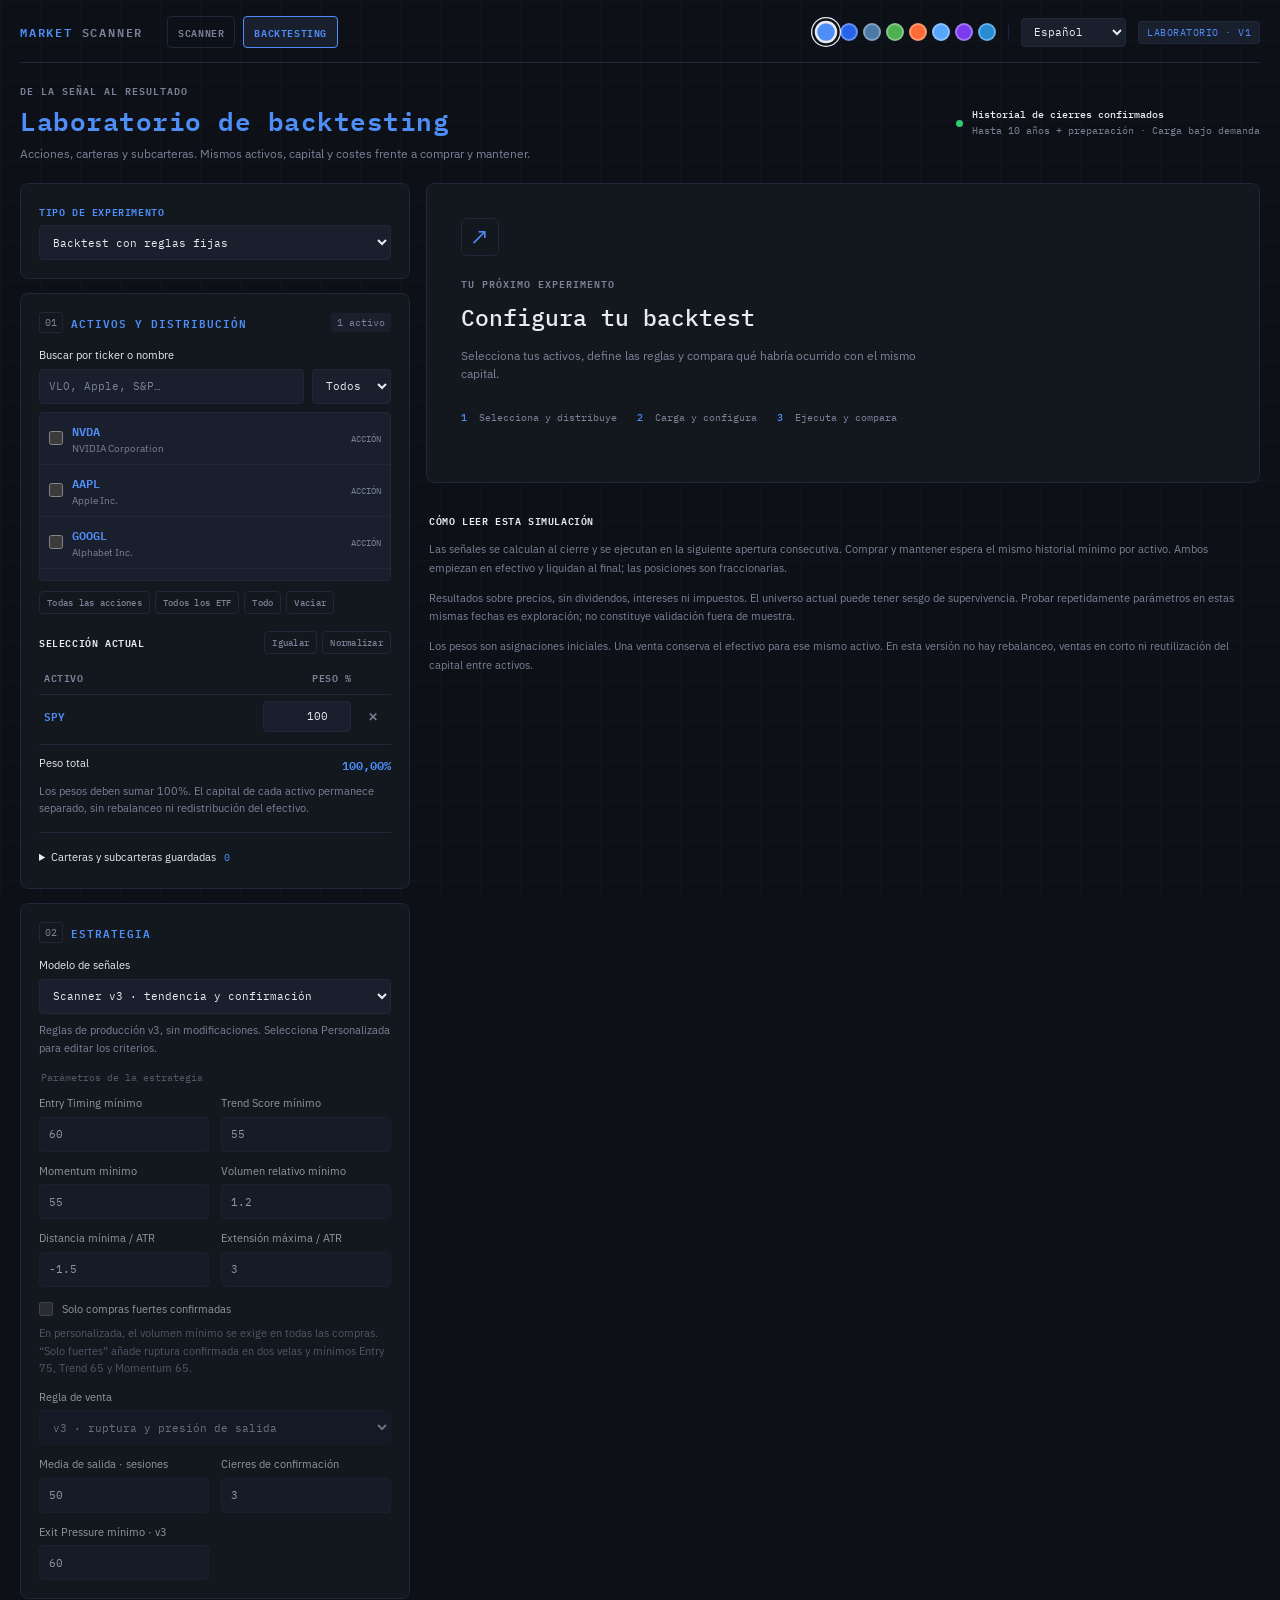
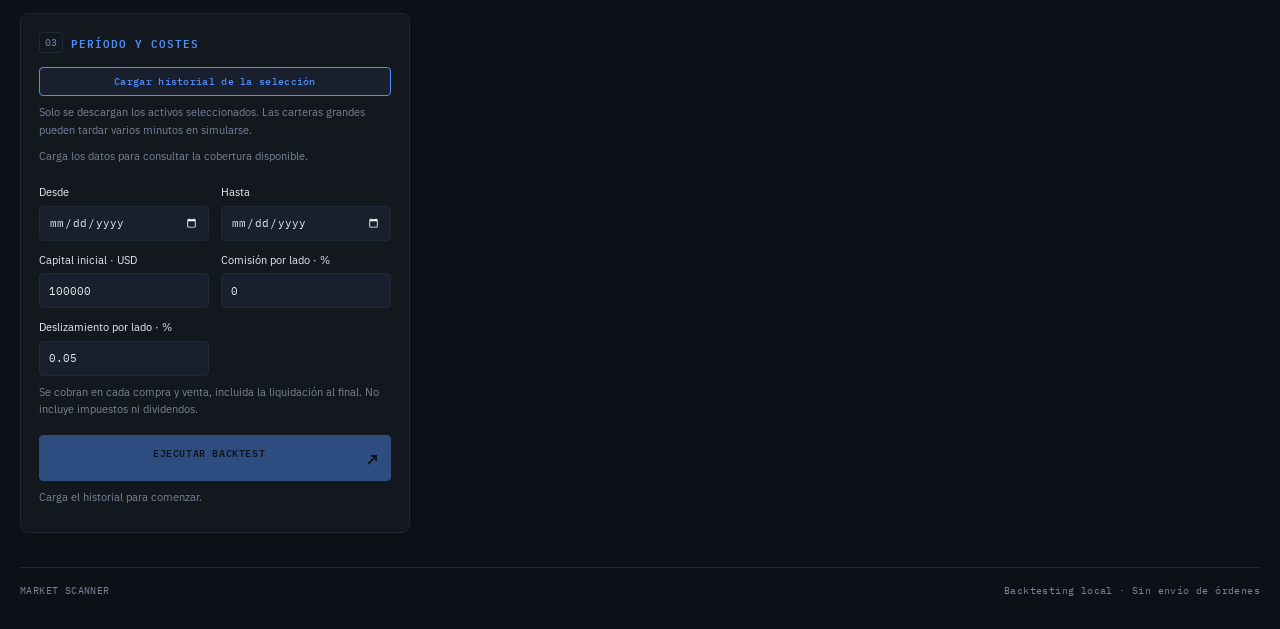
<file: backtest.html>
<!doctype html>
<html lang="es">
<head>
  <meta charset="utf-8">
  <meta name="viewport" content="width=device-width, initial-scale=1">
  <meta name="color-scheme" content="dark light">
  <title data-i18n="Backtesting · Market Scanner">Backtesting · Market Scanner</title>
  <link rel="stylesheet" href="js/backtest/styles.css?v=3">
  <script src="js/backtest/theme.js"></script>
  <script src="js/config.js"></script>
  <script src="js/market-calendar.js?v=3"></script>
  <script src="js/data.js?v=3.2"></script>
  <script type="module" src="js/backtest/ui.mjs?v=6"></script>
</head>
<body>
  <a class="skip" href="#setup" data-i18n="Ir a la configuración">Ir a la configuración</a>
  <div class="shell">
    <header class="topbar"><a href="index.html" class="brand">MARKET <span>SCANNER</span></a><nav aria-label="Principal" data-i18n-aria-label="Principal"><a href="index.html" data-i18n="Scanner">Scanner</a><a href="backtest.html" aria-current="page" data-i18n="Backtesting">Backtesting</a></nav><div class="header-options"><div class="theme-switcher" id="themeSwitcher" role="group" aria-label="Tema de color" data-i18n-aria-label="Tema de color"></div><span class="theme-sep" aria-hidden="true"></span><div class="language-control"><label class="sr-only" for="language" data-i18n="Idioma">Idioma</label><select id="language" aria-label="Idioma" data-i18n-aria-label="Idioma"><option value="es">Español</option><option value="en">English</option></select></div><span class="tag" data-i18n="LABORATORIO · V1">LABORATORIO · V1</span></div></header>
    <section class="intro"><div><p class="eyebrow" data-i18n="DE LA SEÑAL AL RESULTADO">DE LA SEÑAL AL RESULTADO</p><h1 data-i18n="Laboratorio de backtesting">Laboratorio de backtesting</h1><p data-i18n="Acciones, carteras y subcarteras. Mismos activos, capital y costes frente a comprar y mantener.">Acciones, carteras y subcarteras. Mismos activos, capital y costes frente a comprar y mantener.</p></div><div class="intro-note"><span class="dot"></span><div><strong data-i18n="Historial de cierres confirmados">Historial de cierres confirmados</strong><span data-i18n="Hasta 10 años + preparación · Carga bajo demanda">Hasta 10 años + preparación · Carga bajo demanda</span></div></div></section>
    <div id="message" class="notice" role="status" aria-live="polite" hidden></div>
    <main class="workspace">
      <section class="setup" id="setup" aria-label="Configurar backtest" data-i18n-aria-label="Configurar backtest">
        <section class="panel"><div class="section-title"><span class="step">01</span><h2 data-i18n="Activos y distribución">Activos y distribución</h2><span id="selection-count" class="badge" data-i18n="0 activos">0 activos</span></div>
          <label for="search" data-i18n="Buscar por ticker o nombre">Buscar por ticker o nombre</label><div class="search-row"><input id="search" type="search" placeholder="VLO, Apple, S&P…" autocomplete="off" data-i18n-placeholder="VLO, Apple, S&amp;P…"><select id="type-filter" aria-label="Tipo de activo" data-i18n-aria-label="Tipo de activo"><option value="all" data-i18n="Todos">Todos</option><option value="STOCK" data-i18n="Acciones">Acciones</option><option value="ETF" data-i18n="ETF">ETF</option></select></div>
          <div id="universe-list" class="universe-list" aria-label="Activos disponibles" data-i18n-aria-label="Activos disponibles"><p class="muted" data-i18n="Cargando universo…">Cargando universo…</p></div>
          <div class="button-row compact"><button id="group-stocks" type="button" data-i18n="Todas las acciones">Todas las acciones</button><button id="group-etfs" type="button" data-i18n="Todos los ETF">Todos los ETF</button><button id="group-all" type="button" data-i18n="Todo">Todo</button><button id="clear-selection" type="button" data-i18n="Vaciar">Vaciar</button></div>
          <div class="selection-head"><h3 data-i18n="Selección actual">Selección actual</h3><div class="button-row compact"><button id="equal-weights" type="button" data-i18n="Igualar">Igualar</button><button id="normalize-weights" type="button" data-i18n="Normalizar">Normalizar</button></div></div>
          <div class="selection-scroll"><table class="selection-table"><thead><tr><th data-i18n="Activo">Activo</th><th data-i18n="Peso %">Peso %</th><th><span class="sr-only" data-i18n="Quitar">Quitar</span></th></tr></thead><tbody id="selection-body"><tr><td colspan="3" class="empty-small" data-i18n="Selecciona un activo para empezar.">Selecciona un activo para empezar.</td></tr></tbody></table></div>
          <div class="weight-total"><span data-i18n="Peso total">Peso total</span><strong id="weight-total">0,00%</strong></div><p class="hint" data-i18n="Los pesos deben sumar 100%. El capital de cada activo permanece separado, sin rebalanceo ni redistribución del efectivo.">Los pesos deben sumar 100%. El capital de cada activo permanece separado, sin rebalanceo ni redistribución del efectivo.</p>
          <details class="portfolio-tools"><summary><span data-i18n="Carteras y subcarteras guardadas">Carteras y subcarteras guardadas</span> <span id="portfolio-count">0</span></summary><label for="saved-portfolio" data-i18n="Cargar una selección">Cargar una selección</label><select id="saved-portfolio"><option value="" data-i18n="Elige una cartera…">Elige una cartera…</option></select><div class="button-row"><button id="load-portfolio" type="button" data-i18n="Cargar">Cargar</button><button id="delete-portfolio" type="button" data-i18n="Eliminar">Eliminar</button></div><label for="portfolio-name" data-i18n="Nombre de la nueva cartera">Nombre de la nueva cartera</label><input id="portfolio-name" maxlength="80" placeholder="Mi cartera principal" data-i18n-placeholder="Mi cartera principal"><label for="portfolio-parent" data-i18n="Tipo">Tipo</label><select id="portfolio-parent"><option value="" data-i18n="Cartera independiente">Cartera independiente</option></select><p class="hint" data-i18n="Una subcartera utiliza solo activos de su cartera principal, con sus propios pesos y capital.">Una subcartera utiliza solo activos de su cartera principal, con sus propios pesos y capital.</p><button id="save-portfolio" type="button" data-i18n="Guardar como nueva">Guardar como nueva</button><p class="hint" data-i18n="Se guarda únicamente en este navegador. No se sincroniza con otros dispositivos.">Se guarda únicamente en este navegador. No se sincroniza con otros dispositivos.</p></details>
        </section>
        <section class="panel"><div class="section-title"><span class="step">02</span><h2 data-i18n="Estrategia">Estrategia</h2></div><label for="strategy-preset" data-i18n="Modelo de señales">Modelo de señales</label><select id="strategy-preset"><option value="v3" data-i18n="Scanner v3 · tendencia y confirmación">Scanner v3 · tendencia y confirmación</option><option value="sma200" data-i18n="Tendencia larga · SMA200 / 3 cierres">Tendencia larga · SMA200 / 3 cierres</option><option value="custom" data-i18n="Personalizada · parámetros editables">Personalizada · parámetros editables</option></select><p id="preset-description" class="hint"></p>
          <fieldset id="strategy-fields"><legend data-i18n="Parámetros de la estrategia">Parámetros de la estrategia</legend><div class="field-grid"><div><label for="entry-score" data-i18n="Entry Timing mínimo">Entry Timing mínimo</label><input id="entry-score" type="number" min="0" max="100" step="1"></div><div><label for="trend-score" data-i18n="Trend Score mínimo">Trend Score mínimo</label><input id="trend-score" type="number" min="0" max="100" step="1"></div><div><label for="momentum-score" data-i18n="Momentum mínimo">Momentum mínimo</label><input id="momentum-score" type="number" min="0" max="100" step="1"></div><div><label for="relative-volume" data-i18n="Volumen relativo mínimo">Volumen relativo mínimo</label><input id="relative-volume" type="number" min="0" max="10" step="0.1"></div><div><label for="min-distance" data-i18n="Distancia mínima / ATR">Distancia mínima / ATR</label><input id="min-distance" type="number" min="-10" max="10" step="0.1"></div><div><label for="max-extension" data-i18n="Extensión máxima / ATR">Extensión máxima / ATR</label><input id="max-extension" type="number" min="0" max="20" step="0.1"></div></div><label class="check-label" for="strong-only"><input id="strong-only" type="checkbox"><span data-i18n="Solo compras fuertes confirmadas">Solo compras fuertes confirmadas</span></label><p class="hint" data-i18n="En personalizada, el volumen mínimo se exige en todas las compras. “Solo fuertes” añade ruptura confirmada en dos velas y mínimos Entry 75, Trend 65 y Momentum 65.">En personalizada, el volumen mínimo se exige en todas las compras. “Solo fuertes” añade ruptura confirmada en dos velas y mínimos Entry 75, Trend 65 y Momentum 65.</p><label for="exit-mode" data-i18n="Regla de venta">Regla de venta</label><select id="exit-mode"><option value="v3" data-i18n="v3 · ruptura y presión de salida">v3 · ruptura y presión de salida</option><option value="long_trend" data-i18n="Pérdida de tendencia de largo plazo">Pérdida de tendencia de largo plazo</option></select><div class="field-grid"><div><label for="exit-period" data-i18n="Media de salida · sesiones">Media de salida · sesiones</label><input id="exit-period" type="number" min="20" max="250" step="1"></div><div><label for="exit-confirmations" data-i18n="Cierres de confirmación">Cierres de confirmación</label><input id="exit-confirmations" type="number" min="1" max="10" step="1"></div><div><label for="exit-score" data-i18n="Exit Pressure mínimo · v3">Exit Pressure mínimo · v3</label><input id="exit-score" type="number" min="0" max="100" step="1"></div></div></fieldset>
        </section>
        <section class="panel"><div class="section-title"><span class="step">03</span><h2 data-i18n="Período y costes">Período y costes</h2></div><button id="load-history" class="secondary full" type="button" data-i18n="Cargar historial de la selección">Cargar historial de la selección</button><p class="hint" data-i18n="Solo se descargan los activos seleccionados. Las carteras grandes pueden tardar varios minutos en simularse.">Solo se descargan los activos seleccionados. Las carteras grandes pueden tardar varios minutos en simularse.</p><p id="history-status" class="hint" aria-live="polite" data-i18n="Carga los datos para consultar la cobertura disponible.">Carga los datos para consultar la cobertura disponible.</p><div class="field-grid"><div><label for="start-date" data-i18n="Desde">Desde</label><input id="start-date" type="date" required></div><div><label for="end-date" data-i18n="Hasta">Hasta</label><input id="end-date" type="date" required></div><div><label for="capital" data-i18n="Capital inicial · USD">Capital inicial · USD</label><input id="capital" type="number" min="1" max="1000000000" step="any" value="100000"></div><div><label for="commission" data-i18n="Comisión por lado · %">Comisión por lado · %</label><input id="commission" type="number" min="0" max="5" step="0.01" value="0"></div><div><label for="slippage" data-i18n="Deslizamiento por lado · %">Deslizamiento por lado · %</label><input id="slippage" type="number" min="0" max="5" step="0.01" value="0.05"></div></div><p class="hint" data-i18n="Se cobran en cada compra y venta, incluida la liquidación al final. No incluye impuestos ni dividendos.">Se cobran en cada compra y venta, incluida la liquidación al final. No incluye impuestos ni dividendos.</p><div class="run-controls"><button id="run" class="primary" type="button" disabled><span data-i18n="Ejecutar backtest">Ejecutar backtest</span> <span aria-hidden="true">↗</span></button><button id="cancel" type="button" hidden data-i18n="Cancelar">Cancelar</button></div><progress id="run-progress" max="100" value="0" hidden aria-label="Progreso del backtest" data-i18n-aria-label="Progreso del backtest"></progress><p id="run-status" class="hint" aria-live="polite" data-i18n="Carga el historial para comenzar.">Carga el historial para comenzar.</p></section>
      </section>
      <section class="results-area" aria-label="Resultados del backtest" data-i18n-aria-label="Resultados del backtest">
        <section id="empty-state" class="panel empty-state"><div class="empty-icon" aria-hidden="true">↗</div><p class="eyebrow" data-i18n="TU PRÓXIMO EXPERIMENTO">TU PRÓXIMO EXPERIMENTO</p><h2 data-i18n="Configura tu backtest">Configura tu backtest</h2><p data-i18n="Selecciona tus activos, define las reglas y compara qué habría ocurrido con el mismo capital.">Selecciona tus activos, define las reglas y compara qué habría ocurrido con el mismo capital.</p><div class="empty-steps"><span><b>1</b> <span data-i18n="Selecciona y distribuye">Selecciona y distribuye</span></span><span><b>2</b> <span data-i18n="Carga y configura">Carga y configura</span></span><span><b>3</b> <span data-i18n="Ejecuta y compara">Ejecuta y compara</span></span></div></section>
        <section id="results" hidden><div class="results-heading"><div><p class="eyebrow" data-i18n="RESULTADO DEL EXPERIMENTO">RESULTADO DEL EXPERIMENTO</p><h2 id="result-title" data-i18n="Comparación">Comparación</h2><p id="result-meta" class="hint"></p></div><span id="dirty-label" class="tag warn" hidden data-i18n="Configuración modificada">Configuración modificada</span></div><p id="result-config" class="config-summary"></p><div id="metrics" class="metrics-grid"></div><section class="panel chart-panel"><div class="chart-heading"><h3 data-i18n="Evolución del capital">Evolución del capital</h3><div class="legend"><span><i class="strategy-line"></i><span data-i18n="Estrategia">Estrategia</span></span><span><i class="benchmark-line"></i><span data-i18n="Comprar y mantener">Comprar y mantener</span></span></div></div><div id="equity-chart" class="chart"></div><h3 class="drawdown-heading" data-i18n="Caída desde máximos">Caída desde máximos</h3><div id="drawdown-chart" class="chart small"></div></section><section class="panel"><h3 data-i18n="Comparación detallada">Comparación detallada</h3><div class="table-scroll"><table><thead><tr><th data-i18n="Métrica">Métrica</th><th data-i18n="Estrategia">Estrategia</th><th data-i18n="Comprar y mantener">Comprar y mantener</th></tr></thead><tbody id="metrics-detail"></tbody></table></div></section><section class="panel"><div class="chart-heading"><h3 data-i18n="Contribución por activo">Contribución por activo</h3><span class="hint" data-i18n="Mismos pesos iniciales">Mismos pesos iniciales</span></div><div class="table-scroll"><table><thead><tr><th data-i18n="Activo">Activo</th><th data-i18n="Peso">Peso</th><th data-i18n="Rentab. estrategia">Rentab. estrategia</th><th data-i18n="Rentab. mantener">Rentab. mantener</th><th data-i18n="Beneficio estrategia">Beneficio estrategia</th><th data-i18n="Ciclos">Ciclos</th></tr></thead><tbody id="ticker-results"></tbody></table></div></section><section class="panel"><div class="chart-heading"><h3 data-i18n="Operaciones cerradas">Operaciones cerradas</h3><select id="trades-strategy" aria-label="Operaciones de la estrategia" data-i18n-aria-label="Operaciones de la estrategia"><option value="strategy" data-i18n="Estrategia">Estrategia</option><option value="benchmark" data-i18n="Comprar y mantener">Comprar y mantener</option></select></div><div class="table-scroll"><table><thead><tr><th data-i18n="Activo">Activo</th><th data-i18n="Compra">Compra</th><th data-i18n="Venta">Venta</th><th data-i18n="Motivo">Motivo</th><th data-i18n="Retorno neto">Retorno neto</th><th data-i18n="Beneficio">Beneficio</th><th data-i18n="Costes">Costes</th><th data-i18n="Sesiones">Sesiones</th></tr></thead><tbody id="trade-results"></tbody></table></div><div class="pagination"><button id="trades-prev" type="button" data-i18n="← Anterior">← Anterior</button><span id="trades-page" class="hint"></span><button id="trades-next" type="button" data-i18n="Siguiente →">Siguiente →</button></div><p class="hint" data-i18n="Cada fila es un ciclo de compra y venta. “Fin del período” es la liquidación contable del experimento.">Cada fila es un ciclo de compra y venta. “Fin del período” es la liquidación contable del experimento.</p></section><section class="panel"><h3 data-i18n="Guardar la evidencia">Guardar la evidencia</h3><p class="hint" data-i18n="La exportación JSON incluye configuración, copia del historial, huella de datos, métricas y operaciones de ambos comparadores.">La exportación JSON incluye configuración, copia del historial, huella de datos, métricas y operaciones de ambos comparadores.</p><div class="button-row"><button id="export-json" type="button" data-i18n="Resultado JSON">Resultado JSON</button><button id="export-trades" type="button" data-i18n="Operaciones CSV">Operaciones CSV</button><button id="export-equity" type="button" data-i18n="Curvas CSV">Curvas CSV</button></div><details><summary data-i18n="Datos y advertencias de esta ejecución">Datos y advertencias de esta ejecución</summary><div id="result-warnings"></div><p id="data-hash" class="hash"></p></details></section></section>
        <section id="coverage-panel" class="panel" hidden><div class="chart-heading"><h3 data-i18n="Cobertura del historial cargado">Cobertura del historial cargado</h3><span id="coverage-count" class="badge"></span></div><p class="hint" data-i18n="La cobertura depende de la fecha de cotización y de los datos aceptados. Se reserva hasta un año adicional para preparar los indicadores.">La cobertura depende de la fecha de cotización y de los datos aceptados. Se reserva hasta un año adicional para preparar los indicadores.</p><p id="coverage-summary" class="hint"></p><div id="coverage-warnings"></div><div class="table-scroll coverage-scroll"><table><thead><tr><th data-i18n="Activo">Activo</th><th data-i18n="Sesiones">Sesiones</th><th data-i18n="Primera">Primera</th><th data-i18n="Última">Última</th><th data-i18n="Primera entrada elegible">Primera entrada elegible</th></tr></thead><tbody id="coverage-body"></tbody></table></div></section>
        <aside class="methodology"><h3 data-i18n="Cómo leer esta simulación">Cómo leer esta simulación</h3><p data-i18n="Las señales se calculan al cierre y se ejecutan en la siguiente apertura consecutiva. Comprar y mantener espera el mismo historial mínimo por activo. Ambos empiezan en efectivo y liquidan al final; las posiciones son fraccionarias.">Las señales se calculan al cierre y se ejecutan en la siguiente apertura consecutiva. Comprar y mantener espera el mismo historial mínimo por activo. Ambos empiezan en efectivo y liquidan al final; las posiciones son fraccionarias.</p><p data-i18n="Resultados sobre precios, sin dividendos, intereses ni impuestos. El universo actual puede tener sesgo de supervivencia. Probar repetidamente parámetros en estas mismas fechas es exploración; no constituye validación fuera de muestra.">Resultados sobre precios, sin dividendos, intereses ni impuestos. El universo actual puede tener sesgo de supervivencia. Probar repetidamente parámetros en estas mismas fechas es exploración; no constituye validación fuera de muestra.</p><p data-i18n="Los pesos son asignaciones iniciales. Una venta conserva el efectivo para ese mismo activo. En esta versión no hay rebalanceo, ventas en corto ni reutilización del capital entre activos.">Los pesos son asignaciones iniciales. Una venta conserva el efectivo para ese mismo activo. En esta versión no hay rebalanceo, ventas en corto ni reutilización del capital entre activos.</p></aside>
      </section>
    </main><footer>MARKET SCANNER <span data-i18n="Backtesting local · Sin envío de órdenes">Backtesting local · Sin envío de órdenes</span></footer>
  </div>
</body>
</html>
</file>
<file: js/backtest/styles.css>
@import url('https://fonts.googleapis.com/css2?family=IBM+Plex+Mono:wght@400;500;600&family=IBM+Plex+Sans:wght@300;400;500&display=swap');
:root{color-scheme:dark;--bg:#0d1117;--surface:#13181f;--surface2:#1a1f2e;--border:#1e2838;--text:#e8eaf0;--muted:#7a8298;--accent:#4f8ef7;--buy:#2ecc71;--sell:#e74c3c;--hold:#f7c44f;--buy-bg:rgba(46,204,113,.18);--sell-bg:rgba(231,76,60,.16);--hold-bg:rgba(247,196,79,.08);--mono:'IBM Plex Mono',monospace;--sans:'IBM Plex Sans',sans-serif}
*{box-sizing:border-box}body{margin:0;background:var(--bg);color:var(--text);font:13px/1.5 var(--sans);min-height:100vh}body::before{content:'';position:fixed;inset:0;background-image:linear-gradient(var(--border) 1px,transparent 1px),linear-gradient(90deg,var(--border) 1px,transparent 1px);background-size:40px 40px;opacity:.2;pointer-events:none;z-index:0}
button,input,select{font:inherit}button,a,input,select,summary{touch-action:manipulation;outline-offset:4px}button{cursor:pointer}button:disabled{cursor:not-allowed;opacity:.45}*:focus-visible{outline:2px solid var(--accent)}[hidden]{display:none!important}
.shell{position:relative;z-index:1;max-width:1600px;padding:16px 20px;margin:auto}a{color:var(--accent);text-decoration:none}
.topbar{display:flex;align-items:center;gap:24px;flex-wrap:wrap;padding-bottom:14px;border-bottom:1px solid var(--border);margin-bottom:16px}.brand{font:600 12px var(--mono);letter-spacing:.15em;color:var(--accent);white-space:nowrap}.brand span{color:var(--muted)}.topbar nav{display:flex;gap:8px;flex:1}.topbar nav a{font:600 10px var(--mono);letter-spacing:.06em;text-transform:uppercase;color:var(--muted);padding:6px 10px;border:1px solid var(--border);border-radius:4px}.topbar nav a:hover,.topbar nav a[aria-current]{color:var(--accent);border-color:var(--accent);background:var(--surface2)}
.header-options{display:flex;gap:12px;align-items:center;flex-wrap:wrap}.theme-switcher{display:flex;gap:5px;align-items:center}.theme-dot{width:18px;height:18px;min-height:18px;border-radius:50%;border:2px solid rgba(255,255,255,.3);padding:0;display:inline-block;transition:transform .18s}.theme-dot:hover:enabled{transform:scale(1.2)}.theme-dot.active{border-color:var(--text);transform:scale(1.25);box-shadow:0 0 0 2px var(--bg),0 0 0 3px var(--text)}.theme-dot:focus-visible{outline:2px solid var(--accent)}.theme-sep{width:1px;height:14px;background:var(--border)}.language-control{flex-shrink:0}.language-control select{width:105px;min-height:29px;padding:5px 8px;font-size:11px}
.tag{display:inline-block;font:10px/1.5 var(--mono);letter-spacing:.05em;color:var(--accent);background:var(--surface2);border:1px solid var(--border);padding:3px 8px;border-radius:3px;white-space:nowrap}.tag.warn{background:var(--hold-bg);color:var(--hold);border-color:var(--hold)}
.intro{padding:4px 0 20px;display:flex;justify-content:space-between;align-items:center;gap:24px}.eyebrow{font:600 10px/1.5 var(--mono);letter-spacing:.1em;color:var(--muted);margin:0 0 6px;text-transform:uppercase}h1{font:600 clamp(21px,2vw,27px)/1.3 var(--mono);letter-spacing:.02em;margin:0 0 8px;color:var(--accent)}.intro p:not(.eyebrow){color:var(--muted);margin:0;font-size:12px}.intro-note{display:flex;gap:9px;flex-shrink:0;font:10px/1.6 var(--mono);align-items:center}.intro-note strong{font-weight:500}.intro-note span:not(.dot){display:block;color:var(--muted)}.dot{width:7px;height:7px;border-radius:50%;background:var(--buy)}
.workspace{display:grid;grid-template-columns:minmax(330px,390px) minmax(0,1fr);gap:16px;align-items:start}.panel{border:1px solid var(--border);background:var(--surface);padding:18px;border-radius:8px;margin-bottom:14px}.section-title{display:flex;align-items:center;gap:8px;margin-bottom:14px}.section-title h2{font:600 11px var(--mono);letter-spacing:.09em;text-transform:uppercase;color:var(--accent);margin:0;flex:1}.step{font:10px var(--mono);color:var(--muted);border:1px solid var(--border);border-radius:3px;padding:3px 5px}.badge{font:10px/1.5 var(--mono);padding:2px 6px;background:var(--surface2);color:var(--muted);border-radius:3px;white-space:nowrap}
label{display:block;font-size:11px;color:var(--text);margin:11px 0 5px}input,select{min-width:0;max-width:100%;width:100%;background:var(--surface2);color:var(--text);border:1px solid var(--border);border-radius:4px;padding:8px 9px;font:11px var(--mono);min-height:35px}input:focus,select:focus{border-color:var(--accent)}input::placeholder{color:var(--muted)}input[type=checkbox]{accent-color:var(--accent);width:14px;min-height:14px;flex-shrink:0}input[type=date]{color-scheme:inherit}.search-row{display:flex;gap:8px}.search-row select{width:100px}
.universe-list{height:169px;overflow:auto;margin-top:8px;border:1px solid var(--border);border-radius:4px;background:var(--surface2)}.asset-option{display:flex;gap:9px;align-items:center;margin:0;padding:8px 9px;cursor:pointer;border-bottom:1px solid var(--border);font-size:11px;min-height:43px}.asset-option:hover{background:var(--surface)}.asset-option:last-child{border-bottom:0}.asset-option input{margin:0}.asset-option strong{font:600 12px var(--mono);color:var(--accent)}.asset-option .asset-name{display:block;color:var(--muted);font-size:10px;max-width:220px;overflow:hidden;text-overflow:ellipsis;white-space:nowrap}.asset-option .asset-kind{margin-left:auto;color:var(--muted);font:9px var(--mono)}
button{border:1px solid var(--border);border-radius:4px;padding:7px 11px;color:var(--muted);background:transparent;font:500 10px var(--mono);letter-spacing:.03em;transition:background .15s,border-color .15s}button:hover:enabled{border-color:var(--accent);color:var(--accent);background:var(--surface2)}.button-row{display:flex;gap:6px;flex-wrap:wrap;margin-top:10px}.button-row.compact{gap:5px}.compact button{font-size:9px;padding:5px 7px}.selection-head{display:flex;gap:8px;align-items:center;justify-content:space-between;margin-top:17px;margin-bottom:6px}.selection-head h3{margin:0;font:600 10px var(--mono);letter-spacing:.06em;text-transform:uppercase}.selection-head .button-row{margin:0}.selection-scroll{max-height:260px;overflow:auto}
table{border-collapse:collapse;width:100%;font-size:11px}th{text-align:left;color:var(--muted);font:600 10px var(--mono);letter-spacing:.05em;text-transform:uppercase;border-bottom:1px solid var(--border);padding:9px 10px;white-space:nowrap;background:var(--surface)}td{padding:9px 10px;border-bottom:1px solid var(--border);white-space:nowrap;font-family:var(--mono);font-size:11px}td:not(:first-child),th:not(:first-child){text-align:right}tbody tr:last-child td{border-bottom:0}tbody tr:hover{background:var(--surface2)}.selection-table th{padding:8px 5px}.selection-table td{padding:6px 5px}.selection-table input{width:88px;min-height:31px;padding:5px 7px;text-align:right}.selection-table button{font-size:17px;padding:0 7px;border:0}.selection-table td:first-child{font-weight:600;color:var(--accent)}.selection-table td:nth-child(2){width:95px}.selection-table td:nth-child(3){width:25px}
.weight-total{display:flex;justify-content:space-between;border-top:1px solid var(--border);padding-top:10px;margin-top:6px;font-size:11px}.weight-total strong{font:600 12px var(--mono);color:var(--accent)}.weight-total strong.invalid{color:var(--hold)}.hint{font-size:11px;line-height:1.6;color:var(--muted);margin:8px 0}.muted{color:var(--muted);padding:0 12px}.empty-small{color:var(--muted)!important;text-align:center!important;padding:16px!important;font-family:var(--sans);white-space:normal}.portfolio-tools{border-top:1px solid var(--border);padding-top:11px;margin-top:14px}summary{cursor:pointer;color:var(--text);font-size:11px;padding:5px 0}summary span{font:10px var(--mono);color:var(--accent);margin-left:5px}.portfolio-tools summary>span[data-i18n]{font:inherit;color:inherit;margin-left:0}
fieldset{border:0;padding:0;margin:14px 0 0}fieldset legend{font:10px var(--mono);color:var(--muted)}fieldset:disabled{opacity:.6}.field-grid{display:grid;grid-template-columns:1fr 1fr;gap:0 12px}.field-grid label{font-size:11px}.check-label{display:flex;align-items:center;gap:9px;margin-top:14px}.check-label input{margin:0}.secondary{background:var(--surface2);border-color:var(--accent);color:var(--accent)}.full{width:100%}.run-controls{display:flex;gap:8px;margin-top:16px}.primary{color:var(--bg);background:var(--accent);border-color:var(--accent);font-weight:600;min-height:40px;flex:1;text-transform:uppercase;letter-spacing:.06em}.primary:hover:enabled{background:var(--accent);color:var(--bg);filter:brightness(1.1)}.primary span{float:right;font-size:18px}.primary span[data-i18n]{float:none;font-size:inherit}.run-controls #cancel{border-color:var(--sell);color:var(--sell)}progress{margin-top:14px;width:100%;height:3px;border:0;background:var(--border);accent-color:var(--accent)}progress::-webkit-progress-bar{background:var(--border)}progress::-webkit-progress-value{background:var(--accent)}
.empty-state{padding:34px;min-height:300px;background:var(--surface)}.empty-icon{width:38px;height:38px;border:1px solid var(--border);border-radius:6px;display:grid;place-items:center;font-size:24px;color:var(--accent);margin-bottom:20px}.empty-state h2{font:500 23px/1.3 var(--mono);color:var(--text);margin:12px 0 14px}.empty-state>p:not(.eyebrow){color:var(--muted);max-width:460px;font-size:12px}.empty-steps{display:flex;gap:20px;font:10px var(--mono);margin-top:28px;color:var(--muted);flex-wrap:wrap}.empty-steps b{color:var(--accent);margin-right:6px;font-weight:500}.methodology{padding:4px 3px 18px;color:var(--muted);font-size:11px;line-height:1.7}.methodology h3{font:600 10px var(--mono);letter-spacing:.06em;text-transform:uppercase;color:var(--text)}
.notice{border:1px solid var(--border);border-left:3px solid var(--accent);border-radius:4px;color:var(--text);background:var(--surface2);padding:10px 14px;margin-bottom:16px;font-size:12px;white-space:pre-line}.notice.error{background:var(--sell-bg);border-color:var(--sell)}.notice.success{background:var(--buy-bg);border-color:var(--buy)}.results-heading{display:flex;align-items:center;justify-content:space-between;gap:14px;margin:0 0 12px}.results-heading h2{font:600 20px var(--mono);color:var(--accent);margin:0}.config-summary{font-size:11px;color:var(--muted);background:var(--surface2);border:1px solid var(--border);padding:9px 12px;border-radius:4px;margin:0 0 14px}.metrics-grid{display:grid;grid-template-columns:repeat(4,1fr);gap:8px;margin-bottom:14px}.metric{background:var(--surface);border:1px solid var(--border);border-radius:6px;padding:12px 14px}.metric-label{font-size:10px;letter-spacing:.07em;text-transform:uppercase;color:var(--muted);min-height:30px}.metric-value{font:600 clamp(18px,2vw,24px)/1.5 var(--mono);letter-spacing:-.04em;color:var(--accent)}.metric-value.negative{color:var(--sell)}.metric-benchmark{font:10px var(--mono);color:var(--muted);margin-top:4px}.metric-note{font-size:9px;color:var(--muted);margin-top:7px}
.chart-heading{display:flex;justify-content:space-between;align-items:center;gap:12px;margin-bottom:14px}.chart-heading h3,.panel>h3{margin:0;font:600 10px var(--mono);letter-spacing:.08em;text-transform:uppercase;color:var(--muted)}.chart-heading select{width:auto;max-width:220px;min-height:31px;font-size:10px;padding:5px}.legend{display:flex;gap:14px;flex-wrap:wrap;font:10px var(--mono);color:var(--muted)}.legend span{display:flex;align-items:center;gap:6px}.legend i{width:16px;height:2px;display:block}.strategy-line{background:var(--buy)}.benchmark-line{background:var(--accent)}.chart{width:100%;min-height:210px}.chart svg{display:block;width:100%;height:auto;overflow:visible}.chart.small{min-height:130px}.chart text{font-family:var(--mono);fill:var(--muted);font-size:10px}.drawdown-heading{font:500 10px var(--mono);letter-spacing:.06em;text-transform:uppercase;margin:20px 0 8px;color:var(--muted)}.chart-grid{stroke:var(--border);stroke-width:1}.chart-strategy{stroke:var(--buy);stroke-width:2;fill:none}.chart-benchmark{stroke:var(--accent);stroke-width:1.7;fill:none;stroke-dasharray:5 3}
.table-scroll{overflow-x:auto;margin:0 -5px}.coverage-scroll{max-height:290px;overflow:auto}.coverage-scroll thead{position:sticky;top:0;z-index:1}.pagination{display:flex;align-items:center;justify-content:space-between;margin-top:14px;gap:10px}.pagination button{font-size:10px}.hash{font:10px var(--mono);word-break:break-all;color:var(--muted)}.warning-list{padding-left:18px;color:var(--hold);font-size:11px}.positive{color:var(--buy)}.negative{color:var(--sell)}.ticker-link{font-weight:600}.skip{position:fixed;left:12px;top:-50px;z-index:10;background:var(--accent);color:var(--bg);padding:8px 12px}.skip:focus{top:12px}.sr-only{position:absolute;width:1px;height:1px;padding:0;margin:-1px;overflow:hidden;clip:rect(0,0,0,0);white-space:nowrap;border:0}footer{display:flex;justify-content:space-between;gap:10px;margin:20px 0 0;padding:16px 0;border-top:1px solid var(--border);font:10px var(--mono);letter-spacing:.04em;color:var(--muted)}
@media(min-width:1400px){.workspace{grid-template-columns:410px minmax(0,1fr);gap:20px}}
@media(max-width:1100px){.workspace{grid-template-columns:340px minmax(0,1fr);gap:14px}.panel{padding:16px}.intro-note{display:none}.metrics-grid{grid-template-columns:repeat(2,1fr)}.chart-heading{align-items:flex-start}.legend{gap:8px}.empty-state{padding:28px}.empty-steps{gap:14px}.topbar{gap:16px}.chart{min-height:150px}.chart.small{min-height:90px}.header-options .tag{display:none}}
@media(max-width:760px){.shell{padding:14px 12px}.topbar{gap:12px;margin-bottom:14px}.topbar .brand{flex:1}.topbar nav{justify-content:flex-end;flex:0}.topbar nav a{font-size:9px;padding:6px 8px}.header-options{flex-basis:100%;gap:12px;justify-content:flex-end}.theme-switcher{margin-right:auto;gap:7px}.theme-dot{width:20px;height:20px}.theme-sep{display:none}.intro{padding:0 0 16px}.intro p:not(.eyebrow){font-size:11px}.workspace{display:block}.panel{padding:16px}.empty-state{min-height:260px;padding:25px}.empty-state h2{font-size:21px}.results-area{margin-top:20px}.results-heading{align-items:flex-start;flex-wrap:wrap}.results-heading h2{font-size:18px}.metrics-grid{gap:8px}.metric-value{font-size:23px}.chart-heading{flex-wrap:wrap}.chart{min-height:140px}.chart.small{min-height:100px}.coverage-scroll{max-height:230px}.universe-list{height:190px}.asset-option .asset-name{max-width:190px}footer{line-height:1.7;font-size:9px;flex-wrap:wrap}.language-control select{width:100px}}
@media(prefers-reduced-motion:reduce){*{transition:none!important;scroll-behavior:auto!important}}
.experiment-mode label{margin-top:0;color:var(--accent);font:600 10px var(--mono);text-transform:uppercase;letter-spacing:.06em}.optimization-options{border-top:1px solid var(--border);margin-top:18px;padding-top:16px}.optimization-options>h3{font:600 11px var(--mono);color:var(--accent);text-transform:uppercase;letter-spacing:.07em}.optimization-options fieldset{padding:10px;border:1px solid var(--border);border-radius:4px;margin-top:8px}.optimization-options fieldset:disabled{display:none}.optimization-options input[type=text]{font-size:10px}.optimization-options fieldset .field-grid{gap:0 8px}.optimization-options button{margin-top:9px}.protocol-preview{background:var(--surface2);border:1px solid var(--border);padding:12px;margin-top:16px;border-radius:4px}.protocol-preview h4,.optimization-winner h4{font:600 10px var(--mono);letter-spacing:.05em;color:var(--accent);margin:0 0 8px}.protocol-preview .hint{margin:6px 0;font-size:10px}.optimization-summary>.eyebrow{margin-bottom:9px}.optimization-summary>h3{font-size:13px;color:var(--accent)}.optimization-winner{display:grid;grid-template-columns:minmax(150px,1fr) minmax(260px,2fr);gap:18px;margin-top:16px}.optimization-winner td:first-child{white-space:normal;font-family:var(--sans)}.optimization-leaderboard{max-height:350px;overflow:auto}.optimization-leaderboard thead{position:sticky;top:0;z-index:1}#optimization-results .panel>h3{line-height:1.6}#optimization-results .table-scroll{margin-top:8px}#optimization-results .badge{color:var(--accent)}@media(max-width:1000px){.optimization-winner{grid-template-columns:minmax(0,1fr)}}
</file>
